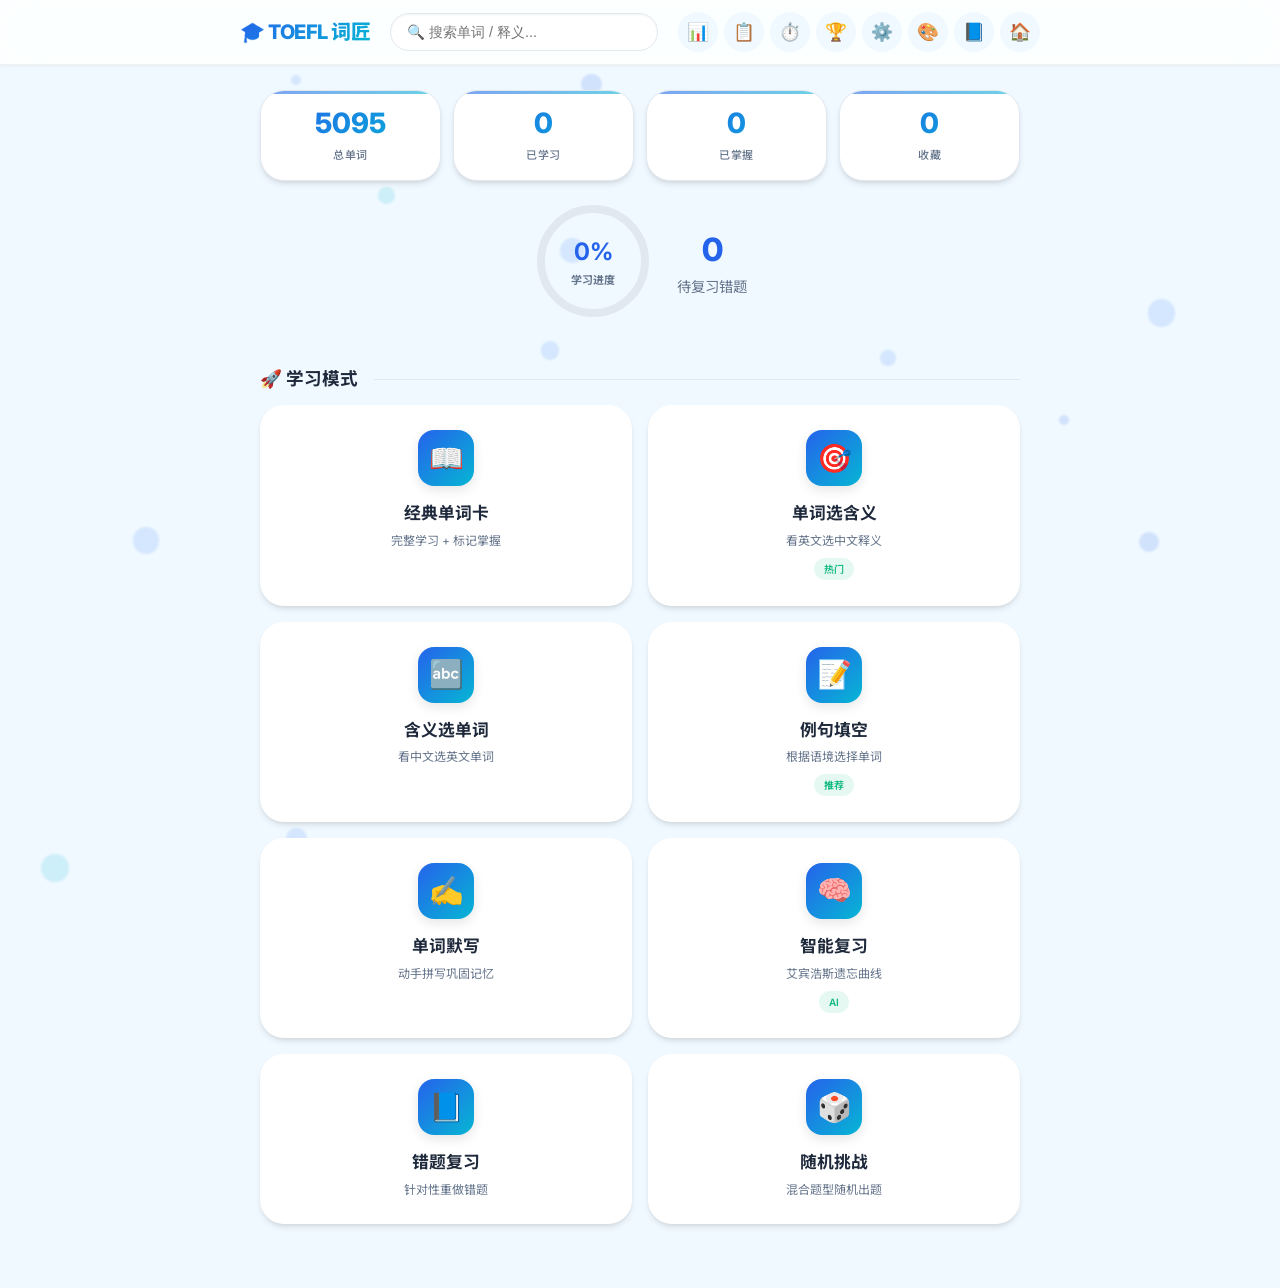
<file: index.html>
<!DOCTYPE html>
<html lang="zh-CN">
<head>
    <meta charset="UTF-8">
    <meta name="viewport" content="width=device-width, initial-scale=1.0, maximum-scale=1.0, user-scalable=no">
    <title>TOEFL 单词记忆大师 | 2026 增强版</title>
    <link href="https://fonts.googleapis.com/css2?family=Inter:wght@400;500;600;700;800&family=Noto+Sans+SC:wght@400;500;700&display=swap" rel="stylesheet">
    <link rel="stylesheet" href="style.css">
    <svg width="0" height="0" style="position:absolute;">
        <defs>
            <linearGradient id="progressGradient" x1="0%" y1="0%" x2="100%" y2="100%">
                <stop offset="0%" style="stop-color:var(--primary);stop-opacity:1" />
                <stop offset="100%" style="stop-color:var(--accent);stop-opacity:1" />
            </linearGradient>
        </defs>
    </svg>
</head>
<body>
    <div class="particles" id="particles"></div>
    <div class="toast" id="toast">提示</div>
    <div class="overlay" id="overlay" onclick="closePanels()"></div>

    <header class="header">
        <div class="header-content">
            <div class="logo">🎓 TOEFL 词匠</div>
            <div class="search-wrap">
                <input type="text" id="searchInput" placeholder="🔍 搜索单词 / 释义..." onkeyup="doSearch()">
            </div>
            <div class="header-actions">
                <button class="icon-btn" id="statBtn" title="学习统计"><span>📊</span></button>
                <button class="icon-btn" id="listBtn" title="单词列表"><span>📋</span></button>
                <button class="icon-btn" id="timerBtn" title="番茄钟"><span>⏱️</span></button>
                <button class="icon-btn" id="badgeBtn" title="成就徽章"><span>🏆</span></button>
                <button class="icon-btn" id="settingBtn" title="设置"><span>⚙️</span></button>
                <button class="icon-btn" id="themeToggleBtn" title="切换主题"><span>🎨</span></button>
                <button class="icon-btn" id="mistakeBtn" title="错题本">
                    <span>📘</span>
                    <span class="badge" id="mistakeBadge" style="display:none">0</span>
                </button>
                <button class="icon-btn" id="homeBtn" title="首页"><span>🏠</span></button>
            </div>
        </div>
    </header>

    <main class="main" id="main"></main>

    <!-- Theme Panel -->
    <div class="side-panel" id="themePanel">
        <div class="panel-header">
            <h3>🎨 主题风格</h3>
            <button class="panel-close" onclick="closePanels()">✕</button>
        </div>
        <div id="themeList"></div>
        <div class="setting-card" style="margin-top:16px;">
            <p>🌙 深色模式</p>
            <div class="action-group">
                <button class="btn btn-sm btn-secondary" onclick="setDarkMode('auto')">跟随系统</button>
                <button class="btn btn-sm btn-secondary" onclick="setDarkMode('light')">浅色</button>
                <button class="btn btn-sm btn-secondary" onclick="setDarkMode('dark')">深色</button>
            </div>
        </div>
    </div>

    <!-- Mistake Panel -->
    <div class="side-panel" id="mistakePanel">
        <div class="panel-header">
            <h3>📘 错题本</h3>
            <button class="panel-close" onclick="closePanels()">✕</button>
        </div>
        <div id="mistakeListContainer"></div>
        <button class="btn btn-primary" id="reviewMistakesBtn" style="width:100%; margin-top:16px;">📖 开始错题复习</button>
        <button class="btn btn-ghost btn-sm" onclick="clearAllMistake()" style="width:100%; margin-top:8px;">🗑️ 清空错题</button>
    </div>

    <!-- Setting Panel -->
    <div class="side-panel" id="settingPanel">
        <div class="panel-header">
            <h3>⚙️ 系统设置</h3>
            <button class="panel-close" onclick="closePanels()">✕</button>
        </div>
        <div class="setting-card">
            <p>📝 字体大小</p>
            <div class="action-group">
                <button class="btn btn-sm btn-secondary" onclick="setFontSize(14, true)">小</button>
                <button class="btn btn-sm btn-secondary" onclick="setFontSize(16, true)">中</button>
                <button class="btn btn-sm btn-secondary" onclick="setFontSize(18, true)">大</button>
            </div>
        </div>
        <div class="setting-card">
            <p>🔊 朗读语速</p>
            <div class="action-group">
                <button class="btn btn-sm btn-secondary" onclick="setSpeechRate(0.7)">慢速</button>
                <button class="btn btn-sm btn-secondary" onclick="setSpeechRate(0.9)">正常</button>
                <button class="btn btn-sm btn-secondary" onclick="setSpeechRate(1.1)">快速</button>
            </div>
        </div>
        <div class="setting-card">
            <p>💾 数据管理</p>
            <div class="action-group" style="flex-direction:column;">
                <button class="btn btn-sm btn-secondary" onclick="exportData()" style="width:100%;">📤 导出学习数据</button>
                <button class="btn btn-sm btn-secondary" onclick="showImportPanel()" style="width:100%; margin-top:8px;">📥 导入学习数据</button>
            </div>
        </div>
        <div class="setting-card">
            <p>⌨️ 快捷键</p>
            <div class="shortcuts-list">
                <div class="shortcut-row">
                    <span class="shortcut-desc">播放发音</span>
                    <span class="shortcut-key"><kbd>Space</kbd></span>
                </div>
                <div class="shortcut-row">
                    <span class="shortcut-desc">上一个单词</span>
                    <span class="shortcut-key"><kbd>←</kbd></span>
                </div>
                <div class="shortcut-row">
                    <span class="shortcut-desc">下一个单词</span>
                    <span class="shortcut-key"><kbd>→</kbd></span>
                </div>
                <div class="shortcut-row">
                    <span class="shortcut-desc">标记掌握</span>
                    <span class="shortcut-key"><kbd>M</kbd></span>
                </div>
                <div class="shortcut-row">
                    <span class="shortcut-desc">标记难词</span>
                    <span class="shortcut-key"><kbd>D</kbd></span>
                </div>
                <div class="shortcut-row">
                    <span class="shortcut-desc">收藏/取消</span>
                    <span class="shortcut-key"><kbd>F</kbd></span>
                </div>
                <div class="shortcut-row">
                    <span class="shortcut-desc">测验选项</span>
                    <span class="shortcut-key"><kbd>1</kbd><kbd>2</kbd><kbd>3</kbd><kbd>4</kbd></span>
                </div>
                <div class="shortcut-row">
                    <span class="shortcut-desc">下一题</span>
                    <span class="shortcut-key"><kbd>Enter</kbd></span>
                </div>
                <div class="shortcut-row">
                    <span class="shortcut-desc">返回首页</span>
                    <span class="shortcut-key"><kbd>Esc</kbd></span>
                </div>
            </div>
        </div>
    </div>

    <!-- Statistics Panel -->
    <div class="side-panel" id="statPanel">
        <div class="panel-header">
            <h3>📊 学习统计</h3>
            <button class="panel-close" onclick="closePanels()">✕</button>
        </div>
        <div id="statContent" class="stat-board"></div>
        <div class="chart-container">
            <div class="chart-title">📈 近7天学习趋势</div>
            <div class="trend-chart" id="trendChart"></div>
        </div>
        <div class="chart-container">
            <div class="chart-title">🔥 学习热力图 (近30天)</div>
            <div class="heatmap-container" id="heatmapChart"></div>
            <div class="heatmap-legend">
                <span>少</span>
                <div class="heatmap-legend-box" style="background:rgba(37,99,235,0.1)"></div>
                <div class="heatmap-legend-box" style="background:rgba(37,99,235,0.3)"></div>
                <div class="heatmap-legend-box" style="background:rgba(37,99,235,0.5)"></div>
                <div class="heatmap-legend-box" style="background:rgba(37,99,235,0.7)"></div>
                <div class="heatmap-legend-box" style="background:rgba(37,99,235,0.9)"></div>
                <span>多</span>
            </div>
        </div>
        <div class="chart-container">
            <div class="chart-title">⚠️ 薄弱点分析</div>
            <div id="weakPointAnalysis"></div>
        </div>
    </div>

    <!-- Badge/Achievement Panel -->
    <div class="side-panel" id="badgePanel">
        <div class="panel-header">
            <h3>🏆 成就徽章</h3>
            <button class="panel-close" onclick="closePanels()">✕</button>
        </div>
        <div id="badgeContent" class="badge-grid"></div>
    </div>

    <!-- Timer/Pomodoro Panel -->
    <div class="side-panel" id="timerPanel">
        <div class="panel-header">
            <h3>⏱️ 番茄钟</h3>
            <button class="panel-close" onclick="closePanels()">✕</button>
        </div>
        <div class="timer-display">
            <div class="timer-circle" id="timerDisplay">25:00</div>
            <div class="timer-label" id="timerLabel">专注学习</div>
            <div class="action-group" style="justify-content:center;">
                <button class="btn btn-primary" id="timerStartBtn" onclick="toggleTimer()">▶ 开始</button>
                <button class="btn btn-secondary" onclick="resetTimer()">🔄 重置</button>
            </div>
        </div>
        <div class="setting-card">
            <p>⏰ 计时设置</p>
            <div class="action-group">
                <button class="btn btn-sm btn-secondary" onclick="setTimerDuration(15)">15分钟</button>
                <button class="btn btn-sm btn-secondary" onclick="setTimerDuration(25)">25分钟</button>
                <button class="btn btn-sm btn-secondary" onclick="setTimerDuration(45)">45分钟</button>
            </div>
        </div>
        <div class="stat-board" style="margin-top:16px;">
            <div class="stat-row">
                <span class="stat-row-label">📚 今日学习时长</span>
                <span class="stat-row-value" id="todayStudyTime">0分钟</span>
            </div>
            <div class="stat-row">
                <span class="stat-row-label">🍅 完成番茄数</span>
                <span class="stat-row-value" id="completedPomodoros">0</span>
            </div>
            <div class="stat-row">
                <span class="stat-row-label">⏳ 累计学习时长</span>
                <span class="stat-row-value" id="totalStudyTime">0分钟</span>
            </div>
        </div>
    </div>

    <!-- Import Data Panel -->
    <div class="side-panel" id="importPanel">
        <div class="panel-header">
            <h3>📥 导入数据</h3>
            <button class="panel-close" onclick="closePanels()">✕</button>
        </div>
        <div class="import-export-area">
            <p style="font-size:0.85rem; color:var(--text-muted); margin-bottom:8px;">粘贴之前导出的JSON数据：</p>
            <textarea id="importDataArea" placeholder="在此粘贴JSON数据..."></textarea>
            <div class="action-group" style="margin-top:12px;">
                <button class="btn btn-primary" onclick="importData()" style="flex:1;">✅ 确认导入</button>
                <button class="btn btn-ghost" onclick="closePanels()" style="flex:1;">取消</button>
            </div>
        </div>
    </div>

    <script src="app.js"></script>
</body>
</html>
</file>
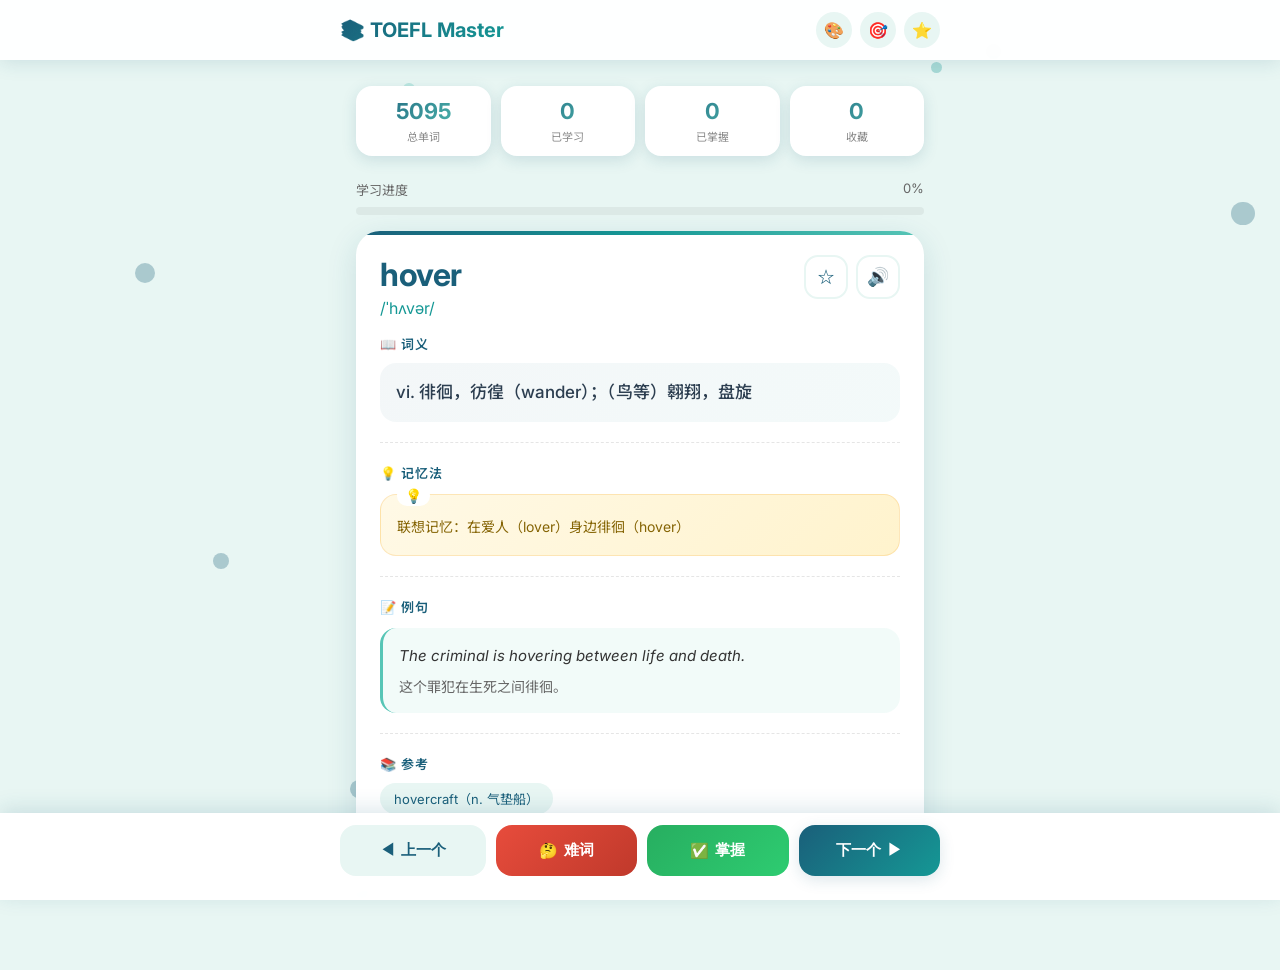
<file: toefl_vocabulary_practice.html>
<!DOCTYPE html>
<html lang="zh-CN">
<head>
    <meta charset="UTF-8">
    <meta name="viewport" content="width=device-width, initial-scale=1.0, maximum-scale=1.0, user-scalable=no">
    <title>TOEFL 单词记忆大师</title>
    <link href="https://fonts.googleapis.com/css2?family=Noto+Sans+SC:wght@300;400;500;700&family=Inter:wght@300;400;500;600;700&display=swap" rel="stylesheet">
    <style>
        :root {
            /* 主题1: 深海蓝 */
            --primary-1: #1a5f7a;
            --secondary-1: #159895;
            --accent-1: #57c5b6;
            --bg-1: #e8f6f3;
            --card-1: #ffffff;
            --text-1: #2c3e50;
            --shadow-1: rgba(26, 95, 122, 0.15);

            /* 主题2: 暮光紫 */
            --primary-2: #6c5ce7;
            --secondary-2: #a29bfe;
            --accent-2: #fd79a8;
            --bg-2: #f0f0f5;
            --card-2: #ffffff;
            --text-2: #2d3436;
            --shadow-2: rgba(108, 92, 231, 0.15);

            /* 主题3: 森林绿 */
            --primary-3: #27ae60;
            --secondary-3: #2ecc71;
            --accent-3: #f39c12;
            --bg-3: #e8f8f0;
            --card-3: #ffffff;
            --text-3: #1e272e;
            --shadow-3: rgba(39, 174, 96, 0.15);

            /* 主题4: 暖阳橙 */
            --primary-4: #e67e22;
            --secondary-4: #f39c12;
            --accent-4: #e74c3c;
            --bg-4: #fef5e7;
            --card-4: #ffffff;
            --text-4: #2c3e50;
            --shadow-4: rgba(230, 126, 34, 0.15);

            /* 主题5: 暗夜黑 */
            --primary-5: #2c3e50;
            --secondary-5: #34495e;
            --accent-5: #e74c3c;
            --bg-5: #1a1a2e;
            --card-5: #16213e;
            --text-5: #ecf0f1;
            --shadow-5: rgba(0, 0, 0, 0.3);

            /* 当前主题 */
            --primary: var(--primary-1);
            --secondary: var(--secondary-1);
            --accent: var(--accent-1);
            --bg: var(--bg-1);
            --card: var(--card-1);
            --text: var(--text-1);
            --shadow: var(--shadow-1);
        }

        * {
            margin: 0;
            padding: 0;
            box-sizing: border-box;
            -webkit-tap-highlight-color: transparent;
        }

        body {
            font-family: 'Inter', 'Noto Sans SC', sans-serif;
            background: var(--bg);
            color: var(--text);
            min-height: 100vh;
            transition: all 0.5s ease;
            overflow-x: hidden;
        }

        /* 粒子背景效果 */
        .particles {
            position: fixed;
            top: 0;
            left: 0;
            width: 100%;
            height: 100%;
            pointer-events: none;
            z-index: 0;
            overflow: hidden;
        }

        .particle {
            position: absolute;
            border-radius: 50%;
            opacity: 0.3;
            animation: float 15s infinite ease-in-out;
        }

        @keyframes float {
            0%, 100% { transform: translateY(0) translateX(0) rotate(0deg); }
            25% { transform: translateY(-30px) translateX(20px) rotate(90deg); }
            50% { transform: translateY(-15px) translateX(-20px) rotate(180deg); }
            75% { transform: translateY(-40px) translateX(15px) rotate(270deg); }
        }

        /* 顶部导航 */
        .header {
            position: fixed;
            top: 0;
            left: 0;
            right: 0;
            background: rgba(255, 255, 255, 0.95);
            backdrop-filter: blur(20px);
            -webkit-backdrop-filter: blur(20px);
            z-index: 1000;
            padding: 12px 16px;
            box-shadow: 0 2px 20px var(--shadow);
            transition: all 0.5s ease;
        }

        .header-content {
            max-width: 600px;
            margin: 0 auto;
            display: flex;
            justify-content: space-between;
            align-items: center;
        }

        .logo {
            font-size: 20px;
            font-weight: 700;
            background: linear-gradient(135deg, var(--primary), var(--secondary));
            -webkit-background-clip: text;
            -webkit-text-fill-color: transparent;
            background-clip: text;
        }

        .header-btns {
            display: flex;
            gap: 8px;
        }

        .icon-btn {
            width: 36px;
            height: 36px;
            border-radius: 50%;
            border: none;
            background: var(--bg);
            color: var(--primary);
            display: flex;
            align-items: center;
            justify-content: center;
            cursor: pointer;
            transition: all 0.3s ease;
            font-size: 16px;
        }

        .icon-btn:hover {
            background: var(--primary);
            color: white;
            transform: scale(1.1);
        }

        /* 主内容区 */
        .main {
            padding-top: 70px;
            padding-bottom: 100px;
            max-width: 600px;
            margin: 0 auto;
            position: relative;
            z-index: 1;
        }

        /* 统计卡片 */
        .stats-bar {
            display: grid;
            grid-template-columns: repeat(4, 1fr);
            gap: 10px;
            padding: 16px;
            margin-bottom: 8px;
        }

        .stat-item {
            background: var(--card);
            border-radius: 16px;
            padding: 12px 8px;
            text-align: center;
            box-shadow: 0 4px 15px var(--shadow);
            transition: all 0.3s ease;
        }

        .stat-item:hover {
            transform: translateY(-3px);
        }

        .stat-num {
            font-size: 22px;
            font-weight: 700;
            background: linear-gradient(135deg, var(--primary), var(--accent));
            -webkit-background-clip: text;
            -webkit-text-fill-color: transparent;
            background-clip: text;
        }

        .stat-label {
            font-size: 11px;
            color: #888;
            margin-top: 4px;
        }

        /* 进度条 */
        .progress-section {
            padding: 0 16px;
            margin-bottom: 16px;
        }

        .progress-info {
            display: flex;
            justify-content: space-between;
            margin-bottom: 8px;
            font-size: 13px;
            color: #666;
        }

        .progress-bar {
            height: 8px;
            background: rgba(0,0,0,0.05);
            border-radius: 4px;
            overflow: hidden;
        }

        .progress-fill {
            height: 100%;
            background: linear-gradient(90deg, var(--primary), var(--secondary));
            border-radius: 4px;
            transition: width 0.5s ease;
            position: relative;
            overflow: hidden;
        }

        .progress-fill::after {
            content: '';
            position: absolute;
            top: 0;
            left: 0;
            right: 0;
            bottom: 0;
            background: linear-gradient(90deg, transparent, rgba(255,255,255,0.4), transparent);
            animation: shimmer 2s infinite;
        }

        @keyframes shimmer {
            0% { transform: translateX(-100%); }
            100% { transform: translateX(100%); }
        }

        /* 单词卡片 */
        .word-card {
            background: var(--card);
            border-radius: 24px;
            margin: 16px;
            padding: 24px;
            box-shadow: 0 8px 30px var(--shadow);
            transition: all 0.5s ease;
            position: relative;
            overflow: hidden;
        }

        .word-card::before {
            content: '';
            position: absolute;
            top: 0;
            left: 0;
            right: 0;
            height: 4px;
            background: linear-gradient(90deg, var(--primary), var(--secondary), var(--accent));
        }

        .word-header {
            display: flex;
            justify-content: space-between;
            align-items: flex-start;
            margin-bottom: 16px;
        }

        .word-title {
            font-size: 32px;
            font-weight: 700;
            color: var(--primary);
            letter-spacing: -0.5px;
        }

        .word-phonetic {
            font-size: 16px;
            color: var(--secondary);
            margin-top: 4px;
            font-family: 'Inter', sans-serif;
        }

        .word-actions {
            display: flex;
            gap: 8px;
        }

        .action-btn {
            width: 44px;
            height: 44px;
            border-radius: 14px;
            border: 2px solid var(--bg);
            background: transparent;
            color: var(--primary);
            display: flex;
            align-items: center;
            justify-content: center;
            cursor: pointer;
            transition: all 0.3s ease;
            font-size: 18px;
        }

        .action-btn:hover, .action-btn.active {
            background: var(--primary);
            color: white;
            border-color: var(--primary);
            transform: scale(1.05);
        }

        .action-btn.favorite.active {
            background: #e74c3c;
            border-color: #e74c3c;
        }

        /* 标签 */
        .tag {
            display: inline-block;
            padding: 4px 12px;
            border-radius: 20px;
            font-size: 12px;
            font-weight: 500;
            margin-right: 6px;
            margin-bottom: 6px;
        }

        .tag-meaning {
            background: rgba(26, 95, 122, 0.1);
            color: var(--primary);
        }

        .tag-memory {
            background: rgba(87, 197, 182, 0.15);
            color: #159895;
        }

        .tag-phrase {
            background: rgba(230, 126, 34, 0.1);
            color: #e67e22;
        }

        /* 内容区域 */
        .section {
            margin-top: 20px;
            padding-top: 20px;
            border-top: 1px dashed rgba(0,0,0,0.1);
        }

        .section-title {
            font-size: 13px;
            font-weight: 600;
            color: var(--primary);
            text-transform: uppercase;
            letter-spacing: 1px;
            margin-bottom: 10px;
            display: flex;
            align-items: center;
            gap: 6px;
        }

        .section-content {
            font-size: 15px;
            line-height: 1.7;
            color: #444;
        }

        .meaning-box {
            background: linear-gradient(135deg, rgba(26,95,122,0.05), rgba(21,152,149,0.05));
            border-radius: 16px;
            padding: 16px;
            margin-top: 8px;
        }

        .meaning-text {
            font-size: 17px;
            font-weight: 500;
            color: var(--text);
            line-height: 1.6;
        }

        /* 例句区域 */
        .example-box {
            background: rgba(87, 197, 182, 0.08);
            border-radius: 16px;
            padding: 16px;
            margin-top: 12px;
            border-left: 3px solid var(--accent);
        }

        .example-en {
            font-size: 15px;
            color: #333;
            line-height: 1.6;
            font-style: italic;
        }

        .example-cn {
            font-size: 14px;
            color: #666;
            margin-top: 8px;
            line-height: 1.5;
        }

        /* 记忆方法特殊样式 */
        .memory-card {
            background: linear-gradient(135deg, #fff9e6, #fff3cd);
            border-radius: 16px;
            padding: 16px;
            margin-top: 12px;
            border: 1px solid rgba(243, 156, 18, 0.2);
            position: relative;
        }

        .memory-card::before {
            content: '💡';
            position: absolute;
            top: -10px;
            left: 16px;
            background: white;
            padding: 2px 8px;
            border-radius: 10px;
            font-size: 14px;
        }

        .memory-text {
            font-size: 14px;
            color: #856404;
            line-height: 1.7;
            margin-top: 4px;
        }

        /* 参考词 */
        .ref-box {
            display: flex;
            flex-wrap: wrap;
            gap: 8px;
            margin-top: 8px;
        }

        .ref-item {
            background: var(--bg);
            padding: 6px 14px;
            border-radius: 20px;
            font-size: 13px;
            color: var(--primary);
            cursor: pointer;
            transition: all 0.2s ease;
        }

        .ref-item:hover {
            background: var(--primary);
            color: white;
            transform: scale(1.05);
        }

        /* 底部操作栏 */
        .bottom-bar {
            position: fixed;
            bottom: 0;
            left: 0;
            right: 0;
            background: rgba(255, 255, 255, 0.98);
            backdrop-filter: blur(20px);
            -webkit-backdrop-filter: blur(20px);
            padding: 12px 16px 24px;
            box-shadow: 0 -4px 20px var(--shadow);
            z-index: 1000;
            transition: all 0.5s ease;
        }

        .bottom-content {
            max-width: 600px;
            margin: 0 auto;
            display: flex;
            gap: 10px;
        }

        .btn {
            flex: 1;
            padding: 14px 20px;
            border-radius: 16px;
            border: none;
            font-size: 15px;
            font-weight: 600;
            cursor: pointer;
            transition: all 0.3s ease;
            display: flex;
            align-items: center;
            justify-content: center;
            gap: 6px;
        }

        .btn-primary {
            background: linear-gradient(135deg, var(--primary), var(--secondary));
            color: white;
            box-shadow: 0 4px 15px var(--shadow);
        }

        .btn-primary:hover {
            transform: translateY(-2px);
            box-shadow: 0 6px 20px var(--shadow);
        }

        .btn-secondary {
            background: var(--bg);
            color: var(--primary);
            border: 2px solid var(--bg);
        }

        .btn-secondary:hover {
            border-color: var(--primary);
            background: rgba(26, 95, 122, 0.05);
        }

        .btn-danger {
            background: linear-gradient(135deg, #e74c3c, #c0392b);
            color: white;
        }

        .btn-success {
            background: linear-gradient(135deg, #27ae60, #2ecc71);
            color: white;
        }

        /* 主题选择器 */
        .theme-panel {
            position: fixed;
            top: 0;
            right: -100%;
            width: 100%;
            max-width: 320px;
            height: 100vh;
            background: var(--card);
            z-index: 2000;
            transition: right 0.4s ease;
            box-shadow: -5px 0 30px rgba(0,0,0,0.2);
            overflow-y: auto;
        }

        .theme-panel.open {
            right: 0;
        }

        .panel-header {
            padding: 20px;
            border-bottom: 1px solid rgba(0,0,0,0.1);
            display: flex;
            justify-content: space-between;
            align-items: center;
        }

        .panel-title {
            font-size: 18px;
            font-weight: 700;
        }

        .panel-close {
            width: 36px;
            height: 36px;
            border-radius: 50%;
            border: none;
            background: var(--bg);
            cursor: pointer;
            font-size: 18px;
        }

        .theme-list {
            padding: 20px;
        }

        .theme-item {
            display: flex;
            align-items: center;
            padding: 16px;
            border-radius: 16px;
            margin-bottom: 12px;
            cursor: pointer;
            transition: all 0.3s ease;
            border: 2px solid transparent;
        }

        .theme-item:hover {
            transform: translateX(-5px);
        }

        .theme-item.active {
            border-color: var(--primary);
            background: rgba(26, 95, 122, 0.05);
        }

        .theme-preview {
            width: 50px;
            height: 50px;
            border-radius: 12px;
            margin-right: 16px;
            display: flex;
            align-items: center;
            justify-content: center;
            font-size: 24px;
        }

        .theme-info h4 {
            font-size: 15px;
            margin-bottom: 4px;
        }

        .theme-info p {
            font-size: 12px;
            color: #888;
        }

        .overlay {
            position: fixed;
            top: 0;
            left: 0;
            right: 0;
            bottom: 0;
            background: rgba(0,0,0,0.5);
            z-index: 1500;
            opacity: 0;
            visibility: hidden;
            transition: all 0.3s ease;
        }

        .overlay.show {
            opacity: 1;
            visibility: visible;
        }

        /* 学习模式面板 */
        .mode-panel {
            position: fixed;
            bottom: -100%;
            left: 0;
            right: 0;
            background: var(--card);
            border-radius: 24px 24px 0 0;
            z-index: 2000;
            transition: bottom 0.4s ease;
            max-height: 70vh;
            overflow-y: auto;
        }

        .mode-panel.open {
            bottom: 0;
        }

        .mode-header {
            padding: 20px;
            text-align: center;
            border-bottom: 1px solid rgba(0,0,0,0.1);
        }

        .mode-grid {
            display: grid;
            grid-template-columns: repeat(2, 1fr);
            gap: 12px;
            padding: 20px;
        }

        .mode-item {
            padding: 20px;
            border-radius: 16px;
            background: var(--bg);
            text-align: center;
            cursor: pointer;
            transition: all 0.3s ease;
            border: 2px solid transparent;
        }

        .mode-item:hover {
            border-color: var(--primary);
            transform: translateY(-3px);
        }

        .mode-icon {
            font-size: 32px;
            margin-bottom: 8px;
        }

        .mode-name {
            font-size: 14px;
            font-weight: 600;
        }

        /* 拼写测试 */
        .spell-input {
            width: 100%;
            padding: 16px;
            border: 2px solid var(--bg);
            border-radius: 16px;
            font-size: 18px;
            text-align: center;
            letter-spacing: 2px;
            margin-top: 16px;
            background: var(--card);
            color: var(--text);
            transition: all 0.3s ease;
        }

        .spell-input:focus {
            outline: none;
            border-color: var(--primary);
            box-shadow: 0 0 0 4px var(--shadow);
        }

        .spell-input.correct {
            border-color: #27ae60;
            background: rgba(39, 174, 96, 0.1);
        }

        .spell-input.wrong {
            border-color: #e74c3c;
            background: rgba(231, 76, 60, 0.1);
        }

        /* 遮罩内容（用于记忆测试） */
        .mask-content {
            filter: blur(8px);
            user-select: none;
            transition: all 0.5s ease;
            cursor: pointer;
        }

        .mask-content.reveal {
            filter: blur(0);
        }

        .mask-hint {
            text-align: center;
            color: var(--primary);
            font-size: 13px;
            margin-top: 8px;
        }

        /* 收藏列表 */
        .fav-list {
            padding: 16px;
        }

        .fav-item {
            background: var(--card);
            border-radius: 16px;
            padding: 16px;
            margin-bottom: 12px;
            display: flex;
            justify-content: space-between;
            align-items: center;
            box-shadow: 0 2px 10px var(--shadow);
            cursor: pointer;
            transition: all 0.3s ease;
        }

        .fav-item:hover {
            transform: translateX(5px);
        }

        .fav-word {
            font-size: 18px;
            font-weight: 600;
            color: var(--primary);
        }

        .fav-meaning {
            font-size: 13px;
            color: #888;
            margin-top: 4px;
        }

        /* 历史记录 */
        .history-section {
            padding: 16px;
        }

        .history-date {
            font-size: 12px;
            color: #888;
            margin: 16px 0 8px;
            text-transform: uppercase;
            letter-spacing: 1px;
        }

        .history-item {
            display: flex;
            align-items: center;
            padding: 12px;
            background: var(--card);
            border-radius: 12px;
            margin-bottom: 8px;
            box-shadow: 0 2px 8px var(--shadow);
        }

        .history-status {
            width: 8px;
            height: 8px;
            border-radius: 50%;
            margin-right: 12px;
        }

        .history-status.mastered { background: #27ae60; }
        .history-status.learning { background: #f39c12; }
        .history-status.new { background: var(--primary); }

        /* 成就徽章 */
        .badge-grid {
            display: grid;
            grid-template-columns: repeat(3, 1fr);
            gap: 12px;
            padding: 16px;
        }

        .badge-item {
            background: var(--card);
            border-radius: 16px;
            padding: 16px 8px;
            text-align: center;
            box-shadow: 0 2px 10px var(--shadow);
            transition: all 0.3s ease;
        }

        .badge-item.locked {
            opacity: 0.4;
            filter: grayscale(1);
        }

        .badge-item:not(.locked):hover {
            transform: scale(1.05);
        }

        .badge-icon {
            font-size: 36px;
            margin-bottom: 8px;
        }

        .badge-name {
            font-size: 12px;
            font-weight: 600;
        }

        /* 动画 */
        @keyframes slideIn {
            from { opacity: 0; transform: translateY(20px); }
            to { opacity: 1; transform: translateY(0); }
        }

        @keyframes pulse {
            0%, 100% { transform: scale(1); }
            50% { transform: scale(1.05); }
        }

        @keyframes shake {
            0%, 100% { transform: translateX(0); }
            25% { transform: translateX(-10px); }
            75% { transform: translateX(10px); }
        }

        .animate-in {
            animation: slideIn 0.5s ease;
        }

        .animate-shake {
            animation: shake 0.4s ease;
        }

        .animate-pulse {
            animation: pulse 2s infinite;
        }

        /* 提示 toast */
        .toast {
            position: fixed;
            top: 80px;
            left: 50%;
            transform: translateX(-50%) translateY(-100px);
            background: var(--primary);
            color: white;
            padding: 12px 24px;
            border-radius: 12px;
            font-size: 14px;
            font-weight: 500;
            z-index: 3000;
            opacity: 0;
            transition: all 0.4s ease;
            box-shadow: 0 4px 20px var(--shadow);
        }

        .toast.show {
            transform: translateX(-50%) translateY(0);
            opacity: 1;
        }

        /* 响应式 */
        @media (max-width: 480px) {
            .word-title { font-size: 26px; }
            .stats-bar { grid-template-columns: repeat(2, 1fr); }
            .mode-grid { grid-template-columns: 1fr; }
            .badge-grid { grid-template-columns: repeat(2, 1fr); }
        }

        /* 滚动条美化 */
        ::-webkit-scrollbar {
            width: 6px;
        }

        ::-webkit-scrollbar-track {
            background: transparent;
        }

        ::-webkit-scrollbar-thumb {
            background: var(--primary);
            border-radius: 3px;
        }

        /* 暗色主题适配 */
        [data-theme="5"] .header,
        [data-theme="5"] .bottom-bar {
            background: rgba(22, 33, 62, 0.98);
        }

        [data-theme="5"] .word-card,
        [data-theme="5"] .stat-item,
        [data-theme="5"] .fav-item,
        [data-theme="5"] .history-item,
        [data-theme="5"] .badge-item {
            background: #1e3a5f;
        }

        [data-theme="5"] .section-content,
        [data-theme="5"] .example-en {
            color: #bdc3c7;
        }

        [data-theme="5"] .example-cn {
            color: #95a5a6;
        }

        [data-theme="5"] .memory-card {
            background: linear-gradient(135deg, #2c3e50, #34495e);
            border-color: rgba(255,255,255,0.1);
        }

        [data-theme="5"] .memory-text {
            color: #ecf0f1;
        }

        /* 专注模式 */
        .focus-mode .word-card .section:not(.meaning-section) {
            display: none;
        }

        .focus-mode .word-card::after {
            content: '点击显示详情';
            display: block;
            text-align: center;
            padding: 20px;
            color: var(--primary);
            font-size: 14px;
            cursor: pointer;
        }

        .focus-mode.reveal .word-card .section {
            display: block;
        }

        .focus-mode.reveal .word-card::after {
            display: none;
        }
    </style>
</head>
<body>
    <!-- 粒子背景 -->
    <div class="particles" id="particles"></div>

    <!-- Toast -->
    <div class="toast" id="toast"></div>

    <!-- 遮罩 -->
    <div class="overlay" id="overlay" onclick="closePanels()"></div>

    <!-- 头部 -->
    <header class="header">
        <div class="header-content">
            <div class="logo">📚 TOEFL Master</div>
            <div class="header-btns">
                <button class="icon-btn" onclick="toggleThemePanel()" title="切换主题">🎨</button>
                <button class="icon-btn" onclick="toggleModePanel()" title="学习模式">🎯</button>
                <button class="icon-btn" onclick="showFavorites()" title="收藏夹">⭐</button>
            </div>
        </div>
    </header>

    <!-- 主内容 -->
    <main class="main" id="main">
        <!-- 统计栏 -->
        <div class="stats-bar">
            <div class="stat-item">
                <div class="stat-num" id="stat-total">0</div>
                <div class="stat-label">总单词</div>
            </div>
            <div class="stat-item">
                <div class="stat-num" id="stat-learned">0</div>
                <div class="stat-label">已学习</div>
            </div>
            <div class="stat-item">
                <div class="stat-num" id="stat-mastered">0</div>
                <div class="stat-label">已掌握</div>
            </div>
            <div class="stat-item">
                <div class="stat-num" id="stat-favorites">0</div>
                <div class="stat-label">收藏</div>
            </div>
        </div>

        <!-- 进度条 -->
        <div class="progress-section">
            <div class="progress-info">
                <span>学习进度</span>
                <span id="progress-text">0%</span>
            </div>
            <div class="progress-bar">
                <div class="progress-fill" id="progress-fill" style="width: 0%"></div>
            </div>
        </div>

        <!-- 单词卡片容器 -->
        <div id="word-container"></div>
    </main>

    <!-- 底部操作栏 -->
    <div class="bottom-bar">
        <div class="bottom-content">
            <button class="btn btn-secondary" onclick="prevWord()">
                <span>◀</span> 上一个
            </button>
            <button class="btn btn-danger" onclick="markDifficult()">
                <span>🤔</span> 难词
            </button>
            <button class="btn btn-success" onclick="markMastered()">
                <span>✅</span> 掌握
            </button>
            <button class="btn btn-primary" onclick="nextWord()">
                下一个 <span>▶</span>
            </button>
        </div>
    </div>

    <!-- 主题面板 -->
    <div class="theme-panel" id="themePanel">
        <div class="panel-header">
            <div class="panel-title">🎨 选择主题</div>
            <button class="panel-close" onclick="closePanels()">✕</button>
        </div>
        <div class="theme-list">
            <div class="theme-item active" onclick="setTheme(1)" data-theme="1">
                <div class="theme-preview" style="background: linear-gradient(135deg, #1a5f7a, #159895);">🌊</div>
                <div class="theme-info">
                    <h4>深海蓝</h4>
                    <p>宁静深邃，专注学习</p>
                </div>
            </div>
            <div class="theme-item" onclick="setTheme(2)" data-theme="2">
                <div class="theme-preview" style="background: linear-gradient(135deg, #6c5ce7, #a29bfe);">🔮</div>
                <div class="theme-info">
                    <h4>暮光紫</h4>
                    <p>神秘优雅，激发灵感</p>
                </div>
            </div>
            <div class="theme-item" onclick="setTheme(3)" data-theme="3">
                <div class="theme-preview" style="background: linear-gradient(135deg, #27ae60, #2ecc71);">🌲</div>
                <div class="theme-info">
                    <h4>森林绿</h4>
                    <p>自然清新，舒缓眼睛</p>
                </div>
            </div>
            <div class="theme-item" onclick="setTheme(4)" data-theme="4">
                <div class="theme-preview" style="background: linear-gradient(135deg, #e67e22, #f39c12);">☀️</div>
                <div class="theme-info">
                    <h4>暖阳橙</h4>
                    <p>活力温暖，积极向上</p>
                </div>
            </div>
            <div class="theme-item" onclick="setTheme(5)" data-theme="5">
                <div class="theme-preview" style="background: linear-gradient(135deg, #2c3e50, #34495e);">🌙</div>
                <div class="theme-info">
                    <h4>暗夜黑</h4>
                    <p>低调护眼，夜间模式</p>
                </div>
            </div>
        </div>
    </div>

    <!-- 学习模式面板 -->
    <div class="mode-panel" id="modePanel">
        <div class="mode-header">
            <h3>🎯 学习模式</h3>
            <p style="font-size: 13px; color: #888; margin-top: 4px;">选择适合你的记忆方式</p>
        </div>
        <div class="mode-grid">
            <div class="mode-item" onclick="setMode('normal')">
                <div class="mode-icon">📖</div>
                <div class="mode-name">普通模式</div>
                <p style="font-size: 11px; color: #888; margin-top: 4px;">完整展示所有内容</p>
            </div>
            <div class="mode-item" onclick="setMode('focus')">
                <div class="mode-icon">🎯</div>
                <div class="mode-name">专注模式</div>
                <p style="font-size: 11px; color: #888; margin-top: 4px;">先显示单词，点击展开</p>
            </div>
            <div class="mode-item" onclick="setMode('spell')">
                <div class="mode-icon">✍️</div>
                <div class="mode-name">拼写模式</div>
                <p style="font-size: 11px; color: #888; margin-top: 4px;">听发音拼写单词</p>
            </div>
            <div class="mode-item" onclick="setMode('mask')">
                <div class="mode-icon">🎭</div>
                <div class="mode-name">遮罩模式</div>
                <p style="font-size: 11px; color: #888; margin-top: 4px;">模糊中文，回忆释义</p>
            </div>
            <div class="mode-item" onclick="setMode('review')">
                <div class="mode-icon">🔄</div>
                <div class="mode-name">复习模式</div>
                <p style="font-size: 11px; color: #888; margin-top: 4px;">只显示难词和收藏</p>
            </div>
            <div class="mode-item" onclick="setMode('shuffle')">
                <div class="mode-icon">🎲</div>
                <div class="mode-name">随机模式</div>
                <p style="font-size: 11px; color: #888; margin-top: 4px;">打乱顺序随机出现</p>
            </div>
        </div>
        <div style="padding: 0 20px 20px;">
            <button class="btn btn-primary" style="width: 100%;" onclick="closePanels()">开始练习</button>
        </div>
    </div>

    <!-- 收藏列表面板 -->
    <div class="theme-panel" id="favPanel" style="right: -100%;">
        <div class="panel-header">
            <div class="panel-title">⭐ 我的收藏</div>
            <button class="panel-close" onclick="closePanels()">✕</button>
        </div>
        <div class="fav-list" id="favList"></div>
    </div>

    <!-- 历史面板 -->
    <div class="theme-panel" id="historyPanel" style="right: -100%;">
        <div class="panel-header">
            <div class="panel-title">📊 学习历史</div>
            <button class="panel-close" onclick="closePanels()">✕</button>
        </div>
        <div class="history-section" id="historySection"></div>
    </div>

    <script>
        // ==================== 数据存储 ====================
        const Storage = {
            get(key) {
                try {
                    return JSON.parse(localStorage.getItem('toefl_' + key)) || {};
                } catch {
                    return {};
                }
            },
            set(key, value) {
                localStorage.setItem('toefl_' + key, JSON.stringify(value));
            },
            getArray(key) {
                try {
                    return JSON.parse(localStorage.getItem('toefl_' + key)) || [];
                } catch {
                    return [];
                }
            },
            setArray(key, value) {
                localStorage.setItem('toefl_' + key, JSON.stringify(value));
            }
        };

        // ==================== 全局状态 ====================
        let words = [];
        let currentIndex = 0;
        let currentMode = 'normal';
        let favorites = Storage.getArray('favorites');
        let learned = Storage.get('learned');
        let mastered = Storage.get('mastered');
        let difficult = Storage.getArray('difficult');
        let history = Storage.getArray('history');
        let theme = Storage.get('theme') || 1;
        let audioCtx = null;
        let currentAudio = null;

        // ==================== 初始化 ====================
        async function init() {
            // 加载保存的主题
            setTheme(theme, false);

            // 创建粒子背景
            createParticles();

            // 加载单词数据 - 支持多种路径和错误处理
            const jsonPaths = [
                'toefl_vocabulary.json',
                './toefl_vocabulary.json',
                '../toefl_vocabulary.json',
                'data/toefl_vocabulary.json',
                '/toefl_vocabulary.json'
            ];

            let loadSuccess = false;
            let lastError = null;

            for (const path of jsonPaths) {
                try {
                    const response = await fetch(path, { 
                        method: 'GET',
                        cache: 'no-cache'
                    });
                    if (response.ok) {
                        words = await response.json();
                        loadSuccess = true;
                        console.log('✅ JSON加载成功:', path);
                        break;
                    }
                } catch (e) {
                    lastError = e;
                    console.log('⚠️ 路径失败:', path, e.message);
                    continue;
                }
            }

            if (!loadSuccess) {
                console.error('❌ 所有JSON路径均失败:', lastError);
                showToast('❌ 无法加载单词数据，请确保 toefl_vocabulary.json 文件存在');
                // 显示手动加载提示
                showManualLoadPrompt();
                return;
            }

                // 恢复上次位置
                const savedIndex = Storage.get('currentIndex');
                if (savedIndex && savedIndex < words.length) {
                    currentIndex = savedIndex;
                }

                // 随机模式打乱
                if (currentMode === 'shuffle') {
                    shuffleWords();
                }

                updateStats();
                renderWord();
                showToast('📚 已加载 ' + words.length + ' 个单词');
                    // ==================== 初始化 ====================
                    async function init() {
                        // 加载保存的主题
                        setTheme(theme, false);
            
                        // 创建粒子背景
                        createParticles();
            
                        // 加载单词数据 - 支持多种路径和错误处理
                        const jsonPaths = [
                            'toefl_vocabulary.json',
                            './toefl_vocabulary.json',
                            '../toefl_vocabulary.json',
                            'data/toefl_vocabulary.json',
                            '/toefl_vocabulary.json'
                        ];
            
                        let loadSuccess = false;
                        let lastError = null;
            
                        for (const path of jsonPaths) {
                            try {
                                const response = await fetch(path, { 
                                    method: 'GET',
                                    cache: 'no-cache'
                                });
                                if (response.ok) {
                                    words = await response.json();
                                    loadSuccess = true;
                                    console.log('✅ JSON加载成功:', path);
                                    break;
                                }
                            } catch (e) {
                                lastError = e;
                                console.log('⚠️ 路径失败:', path, e.message);
                                continue;
                            }
                        }
            
                        if (!loadSuccess) {
                            console.error('❌ 所有JSON路径均失败:', lastError);
                            showToast('❌ 无法加载单词数据，请确保 toefl_vocabulary.json 文件存在');
                            // 显示手动加载提示
                            showManualLoadPrompt();
                            return;
                        }
            
                        // 修复点：移除孤立的 catch 块，直接执行后续逻辑
                        // 恢复上次位置
                        const savedIndex = Storage.get('currentIndex');
                        if (savedIndex && savedIndex < words.length) {
                            currentIndex = savedIndex;
                        }
            
                        // 随机模式打乱
                        if (currentMode === 'shuffle') {
                            shuffleWords();
                        }
            
                        updateStats();
                        renderWord();
                        showToast('📚 已加载 ' + words.length + ' 个单词');
                    }
                showToast('❌ 加载单词失败，请检查文件');
                console.error(e);
            }
                // ==================== 初始化 ====================
                async function init() {
                    // 加载保存的主题
                    setTheme(theme, false);
        
                    // 创建粒子背景
                    createParticles();
        
                    // 加载单词数据 - 支持多种路径和错误处理
                    const jsonPaths = [
                        'toefl_vocabulary.json',
                        './toefl_vocabulary.json',
                        '../toefl_vocabulary.json',
                        'data/toefl_vocabulary.json',
                        '/toefl_vocabulary.json'
                    ];
        
                    let loadSuccess = false;
                    let lastError = null;
        
                    for (const path of jsonPaths) {
                        try {
                            const response = await fetch(path, { 
                                method: 'GET',
                                cache: 'no-cache'
                            });
                            if (response.ok) {
                                words = await response.json();
                                loadSuccess = true;
                                console.log('✅ JSON加载成功:', path);
                                break;
                            }
                        } catch (e) {
                            lastError = e;
                            console.log('⚠️ 路径失败:', path, e.message);
                            continue;
                        }
                    }
        
                    if (!loadSuccess) {
                        console.error('❌ 所有JSON路径均失败:', lastError);
                        showToast('❌ 无法加载单词数据，请确保 toefl_vocabulary.json 文件存在');
                        // 显示手动加载提示
                        showManualLoadPrompt();
                        return;
                    }
        
                    // 恢复上次位置
                    const savedIndex = Storage.get('currentIndex');
                    if (savedIndex && savedIndex < words.length) {
                        currentIndex = savedIndex;
                    }
        
                    // 随机模式打乱
                    if (currentMode === 'shuffle') {
                        shuffleWords();
                    }
        
                    updateStats();
                    renderWord();
                    showToast('📚 已加载 ' + words.length + ' 个单词');
                }

        // ==================== 粒子背景 ====================
        function createParticles() {
            const container = document.getElementById('particles');
            const colors = ['var(--primary)', 'var(--secondary)', 'var(--accent)'];

            for (let i = 0; i < 15; i++) {
                const particle = document.createElement('div');
                particle.className = 'particle';
                particle.style.left = Math.random() * 100 + '%';
                particle.style.top = Math.random() * 100 + '%';
                particle.style.width = (Math.random() * 20 + 5) + 'px';
                particle.style.height = particle.style.width;
                particle.style.background = colors[Math.floor(Math.random() * colors.length)];
                particle.style.animationDelay = (Math.random() * 15) + 's';
                particle.style.animationDuration = (Math.random() * 10 + 10) + 's';
                container.appendChild(particle);
            }
        }

        // ==================== 主题切换 ====================
        function setTheme(id, save = true) {
            theme = id;
            document.body.setAttribute('data-theme', id);

            const root = document.documentElement;
            root.style.setProperty('--primary', `var(--primary-${id})`);
            root.style.setProperty('--secondary', `var(--secondary-${id})`);
            root.style.setProperty('--accent', `var(--accent-${id})`);
            root.style.setProperty('--bg', `var(--bg-${id})`);
            root.style.setProperty('--card', `var(--card-${id})`);
            root.style.setProperty('--text', `var(--text-${id})`);
            root.style.setProperty('--shadow', `var(--shadow-${id})`);

            if (save) {
                Storage.set('theme', id);
                showToast('🎨 主题已切换');
            }

            // 更新面板选中状态
            document.querySelectorAll('.theme-item').forEach(item => {
                item.classList.toggle('active', item.dataset.theme == id);
            });
        }

        function toggleThemePanel() {
            const panel = document.getElementById('themePanel');
            panel.classList.toggle('open');
            document.getElementById('overlay').classList.toggle('show');
        }

        // ==================== 学习模式 ====================
        function setMode(mode) {
            currentMode = mode;
            Storage.set('mode', mode);

            if (mode === 'shuffle') {
                shuffleWords();
                currentIndex = 0;
            } else if (mode === 'review') {
                // 只保留难词和收藏
                const reviewWords = words.filter((w, i) => 
                    difficult.includes(i) || favorites.includes(i)
                );
                if (reviewWords.length === 0) {
                    showToast('📭 没有需要复习的单词');
                    return;
                }
                words = reviewWords;
                currentIndex = 0;
            }

            closePanels();
            renderWord();
            showToast('🎯 已切换到' + getModeName(mode));
        }

        function getModeName(mode) {
            const names = {
                normal: '普通模式',
                focus: '专注模式',
                spell: '拼写模式',
                mask: '遮罩模式',
                review: '复习模式',
                shuffle: '随机模式'
            };
            return names[mode] || mode;
        }

        function toggleModePanel() {
            const panel = document.getElementById('modePanel');
            panel.classList.toggle('open');
            document.getElementById('overlay').classList.toggle('show');
        }

        function shuffleWords() {
            for (let i = words.length - 1; i > 0; i--) {
                const j = Math.floor(Math.random() * (i + 1));
                [words[i], words[j]] = [words[j], words[i]];
            }
        }

        // ==================== 单词渲染 ====================
        function renderWord() {
            if (words.length === 0) return;

            const word = words[currentIndex];
            const container = document.getElementById('word-container');
            const isFav = favorites.includes(currentIndex);
            const isDifficult = difficult.includes(currentIndex);

            let html = `
                <div class="word-card animate-in" id="wordCard">
                    <div class="word-header">
                        <div>
                            <div class="word-title">${word['单词']}</div>
                            <div class="word-phonetic">/${word['读音']}/</div>
                        </div>
                        <div class="word-actions">
                            <button class="action-btn ${isFav ? 'active favorite' : ''}" onclick="toggleFavorite()" title="收藏">
                                ${isFav ? '⭐' : '☆'}
                            </button>
                            <button class="action-btn" onclick="playPronunciation()" title="发音">
                                🔊
                            </button>
                        </div>
                    </div>
            `;

            // 词义
            if (currentMode === 'mask') {
                html += `
                    <div class="meaning-section">
                        <div class="section-title">📖 词义</div>
                        <div class="meaning-box mask-content" onclick="this.classList.toggle('reveal')">
                            <div class="meaning-text">${word['单词中文意思']}</div>
                        </div>
                        <div class="mask-hint">👆 点击显示词义</div>
                    </div>
                `;
            } else {
                html += `
                    <div class="meaning-section">
                        <div class="section-title">📖 词义</div>
                        <div class="meaning-box">
                            <div class="meaning-text">${word['单词中文意思']}</div>
                        </div>
                    </div>
                `;
            }

            // 记忆方法
            if (word['记忆方法'] && word['记忆方法'].trim()) {
                html += `
                    <div class="section">
                        <div class="section-title">💡 记忆法</div>
                        <div class="memory-card">
                            <div class="memory-text">${word['记忆方法']}</div>
                        </div>
                    </div>
                `;
            }

            // 搭配短语
            if (word['搭配短语'] && word['搭配短语'].trim()) {
                html += `
                    <div class="section">
                        <div class="section-title">🔗 搭配</div>
                        <div class="section-content">
                            <span class="tag tag-phrase">${word['搭配短语']}</span>
                        </div>
                    </div>
                `;
            }

            // 例句
            if (word['例句'] && word['例句'].trim()) {
                html += `
                    <div class="section">
                        <div class="section-title">📝 例句</div>
                        <div class="example-box">
                            <div class="example-en">${word['例句']}</div>
                            ${word['例句中文含义'] ? `<div class="example-cn">${word['例句中文含义']}</div>` : ''}
                        </div>
                    </div>
                `;
            }

            // 参考词
            if (word['参考词'] && word['参考词'].trim()) {
                const refs = word['参考词'].split(/[；;]/).filter(r => r.trim());
                html += `
                    <div class="section">
                        <div class="section-title">📚 参考</div>
                        <div class="ref-box">
                            ${refs.map(r => `<span class="ref-item" onclick="searchWord('${r.trim().split('（')[0]}')">${r.trim()}</span>`).join('')}
                        </div>
                    </div>
                `;
            }

            // 拼写输入（拼写模式）
            if (currentMode === 'spell') {
                html += `
                    <div class="section">
                        <div class="section-title">✍️ 拼写练习</div>
                        <input type="text" class="spell-input" id="spellInput" 
                            placeholder="听发音后输入单词" 
                            onkeyup="checkSpell(event)"
                            autocomplete="off" autocorrect="off" autocapitalize="off" spellcheck="false">
                        <button class="btn btn-primary" style="width: 100%; margin-top: 10px;" onclick="checkSpellManual()">
                            检查拼写
                        </button>
                    </div>
                `;
            }

            // 状态标签
            html += `<div style="margin-top: 16px; display: flex; gap: 8px; flex-wrap: wrap;">`;
            if (isDifficult) html += `<span class="tag" style="background: rgba(231,76,60,0.1); color: #e74c3c;">🤔 难词</span>`;
            if (mastered[currentIndex]) html += `<span class="tag" style="background: rgba(39,174,96,0.1); color: #27ae60;">✅ 已掌握</span>`;
            html += `</div>`;

            html += `</div>`;

            container.innerHTML = html;

            // 自动播放发音
            if (currentMode === 'spell') {
                setTimeout(() => playPronunciation(), 500);
            }

            // 保存进度
            Storage.set('currentIndex', currentIndex);

            // 记录历史
            addHistory(word['单词'], 'view');
        }

        // ==================== 发音功能 ====================
        function playPronunciation() {
            if (!words[currentIndex]) return;

            const word = words[currentIndex]['单词'];

            // 停止之前的音频
            if (currentAudio) {
                currentAudio.pause();
                currentAudio = null;
            }

            // 使用有道发音API
            const audio = new Audio(`https://dict.youdao.com/dictvoice?type=2&audio=${encodeURIComponent(word)}`);
            audio.play().catch(e => {
                console.log('发音播放失败:', e);
                showToast('🔇 发音加载失败');
            });
            currentAudio = audio;

            // 视觉反馈
            const btn = document.querySelector('.action-btn[onclick="playPronunciation()"]');
            if (btn) {
                btn.style.transform = 'scale(1.2)';
                setTimeout(() => btn.style.transform = '', 200);
            }
        }

        // ==================== 拼写检查 ====================
        function checkSpell(event) {
            if (event.key === 'Enter') {
                checkSpellManual();
            }
        }

        function checkSpellManual() {
            const input = document.getElementById('spellInput');
            if (!input) return;

            const userAnswer = input.value.trim().toLowerCase();
            const correct = words[currentIndex]['单词'].toLowerCase();

            if (userAnswer === correct) {
                input.classList.add('correct');
                input.classList.remove('wrong');
                showToast('🎉 拼写正确！');
                addHistory(words[currentIndex]['单词'], 'spell_correct');

                // 自动标记为掌握
                setTimeout(() => markMastered(), 1000);
            } else {
                input.classList.add('wrong');
                input.classList.remove('correct');
                showToast(`❌ 正确拼写: ${words[currentIndex]['单词']}`);
                addHistory(words[currentIndex]['单词'], 'spell_wrong');

                // 标记为难词
                if (!difficult.includes(currentIndex)) {
                    difficult.push(currentIndex);
                    Storage.setArray('difficult', difficult);
                }
            }
        }

        // ==================== 导航功能 ====================
        function nextWord() {
            if (currentIndex < words.length - 1) {
                currentIndex++;
                renderWord();
            } else {
                showToast('🎉 恭喜！已完成所有单词');
                currentIndex = 0;
                renderWord();
            }
        }

        function prevWord() {
            if (currentIndex > 0) {
                currentIndex--;
                renderWord();
            } else {
                showToast('📍 已经是第一个单词');
            }
        }

        // ==================== 标记功能 ====================
        function toggleFavorite() {
            const idx = currentIndex;
            const pos = favorites.indexOf(idx);

            if (pos > -1) {
                favorites.splice(pos, 1);
                showToast('💔 已取消收藏');
            } else {
                favorites.push(idx);
                showToast('⭐ 已收藏');
            }

            Storage.setArray('favorites', favorites);
            updateStats();
            renderWord();
        }

        function markDifficult() {
            if (!difficult.includes(currentIndex)) {
                difficult.push(currentIndex);
                Storage.setArray('difficult', difficult);
                showToast('🤔 已标记为难词');
            } else {
                const pos = difficult.indexOf(currentIndex);
                difficult.splice(pos, 1);
                Storage.setArray('difficult', difficult);
                showToast('😊 已取消难词标记');
            }
            updateStats();
            renderWord();
        }

        function markMastered() {
            mastered[currentIndex] = true;
            Storage.set('mastered', mastered);

            learned[currentIndex] = true;
            Storage.set('learned', learned);

            // 从难词中移除
            const pos = difficult.indexOf(currentIndex);
            if (pos > -1) {
                difficult.splice(pos, 1);
                Storage.setArray('difficult', difficult);
            }

            showToast('✅ 已掌握！继续加油');
            updateStats();
            renderWord();

            // 自动跳到下一个
            setTimeout(() => nextWord(), 800);
        }

        // ==================== 搜索跳转 ====================
        function searchWord(word) {
            const idx = words.findIndex(w => w['单词'].toLowerCase() === word.toLowerCase());
            if (idx > -1) {
                currentIndex = idx;
                renderWord();
                closePanels();
            } else {
                showToast('🔍 未找到该单词');
            }
        }

        // ==================== 收藏列表 ====================
        function showFavorites() {
            const panel = document.getElementById('favPanel');
            const list = document.getElementById('favList');

            if (favorites.length === 0) {
                list.innerHTML = '<div style="text-align: center; padding: 40px; color: #888;">⭐ 还没有收藏单词<br>点击单词卡片的星星图标收藏</div>';
            } else {
                list.innerHTML = favorites.map(idx => {
                    const w = words[idx];
                    if (!w) return '';
                    return `
                        <div class="fav-item" onclick="jumpToWord(${idx})">
                            <div>
                                <div class="fav-word">${w['单词']}</div>
                                <div class="fav-meaning">${w['单词中文意思'].substring(0, 30)}...</div>
                            </div>
                            <span style="font-size: 20px;">▶</span>
                        </div>
                    `;
                }).join('');
            }

            panel.classList.add('open');
            document.getElementById('overlay').classList.add('show');
        }

        function jumpToWord(idx) {
            currentIndex = idx;
            renderWord();
            closePanels();
        }

        // ==================== 历史记录 ====================
        function addHistory(word, action) {
            const today = new Date().toISOString().split('T')[0];
            history.unshift({
                word,
                action,
                time: new Date().toLocaleTimeString(),
                date: today
            });

            // 只保留最近100条
            if (history.length > 100) history = history.slice(0, 100);
            Storage.setArray('history', history);
        }

        function showHistory() {
            const panel = document.getElementById('historyPanel');
            const section = document.getElementById('historySection');

            if (history.length === 0) {
                section.innerHTML = '<div style="text-align: center; padding: 40px; color: #888;">📭 暂无学习记录</div>';
            } else {
                let currentDate = '';
                section.innerHTML = history.map(h => {
                    let dateHeader = '';
                    if (h.date !== currentDate) {
                        currentDate = h.date;
                        dateHeader = `<div class="history-date">${h.date}</div>`;
                    }

                    const statusClass = h.action === 'mastered' ? 'mastered' : 
                                       h.action === 'spell_wrong' ? 'learning' : 'new';
                    const actionEmoji = {
                        view: '👀',
                        mastered: '✅',
                        spell_correct: '✍️',
                        spell_wrong: '❌',
                        favorite: '⭐'
                    };

                    return `${dateHeader}
                        <div class="history-item">
                            <div class="history-status ${statusClass}"></div>
                            <div style="flex: 1;">
                                <div style="font-weight: 600;">${h.word}</div>
                                <div style="font-size: 12px; color: #888;">${actionEmoji[h.action] || '•'} ${h.time}</div>
                            </div>
                        </div>
                    `;
                }).join('');
            }

            panel.classList.add('open');
            document.getElementById('overlay').classList.add('show');
        }

        // ==================== 统计更新 ====================
        function updateStats() {
            document.getElementById('stat-total').textContent = words.length;
            document.getElementById('stat-learned').textContent = Object.keys(learned).length;
            document.getElementById('stat-mastered').textContent = Object.keys(mastered).length;
            document.getElementById('stat-favorites').textContent = favorites.length;

            const progress = words.length > 0 ? Math.round((Object.keys(mastered).length / words.length) * 100) : 0;
            document.getElementById('progress-text').textContent = progress + '%';
            document.getElementById('progress-fill').style.width = progress + '%';
        }

        // ==================== 面板控制 ====================
        function closePanels() {
            document.querySelectorAll('.theme-panel, .mode-panel').forEach(p => p.classList.remove('open'));
            document.getElementById('overlay').classList.remove('show');
        }

        // ==================== Toast提示 ====================
        function showToast(message) {
            const toast = document.getElementById('toast');
            toast.textContent = message;
            toast.classList.add('show');

            setTimeout(() => {
                toast.classList.remove('show');
            }, 2500);
        }

        // ==================== 键盘快捷键 ====================
        document.addEventListener('keydown', (e) => {
            if (e.target.tagName === 'INPUT') return;

            switch(e.key) {
                case 'ArrowRight':
                case ' ':
                    e.preventDefault();
                    nextWord();
                    break;
                case 'ArrowLeft':
                    prevWord();
                    break;
                case 'f':
                    toggleFavorite();
                    break;
                case 'p':
                    playPronunciation();
                    break;
                case 'm':
                    markMastered();
                    break;
                case 'd':
                    markDifficult();
                    break;
            }
        });

        // ==================== 触摸滑动支持 ====================
        let touchStartX = 0;
        let touchEndX = 0;

        document.addEventListener('touchstart', (e) => {
            touchStartX = e.changedTouches[0].screenX;
        }, false);

        document.addEventListener('touchend', (e) => {
            touchEndX = e.changedTouches[0].screenX;
            handleSwipe();
        }, false);

        function handleSwipe() {
            const threshold = 80;
            const diff = touchStartX - touchEndX;

            if (Math.abs(diff) > threshold) {
                if (diff > 0) {
                    nextWord(); // 左滑下一个
                } else {
                    prevWord(); // 右滑上一个
                }
            }
        }

        // ==================== 手动加载JSON ====================
        function showManualLoadPrompt() {
            const container = document.getElementById('word-container');
            container.innerHTML = `
                <div class="word-card" style="text-align: center; padding: 40px 24px;">
                    <div style="font-size: 48px; margin-bottom: 16px;">📂</div>
                    <h3 style="margin-bottom: 12px; color: var(--primary);">无法自动加载单词数据</h3>
                    <p style="color: #888; margin-bottom: 20px; line-height: 1.6;">
                        请确保 <code style="background: var(--bg); padding: 2px 6px; border-radius: 4px;">toefl_vocabulary.json</code> 
                        文件与HTML文件在同一目录下
                    </p>
                    <div style="background: var(--bg); border-radius: 12px; padding: 16px; margin-bottom: 20px; text-align: left;">
                        <p style="font-size: 13px; color: #666; margin-bottom: 8px;"><strong>可能的原因：</strong></p>
                        <ul style="font-size: 12px; color: #888; padding-left: 16px; line-height: 1.8;">
                            <li>JSON文件名称不匹配（应为 toefl_vocabulary.json）</li>
                            <li>JSON文件未放在正确位置</li>
                            <li>通过 file:// 协议打开时浏览器安全限制</li>
                            <li>服务器未正确配置 MIME 类型</li>
                        </ul>
                    </div>
                    <button class="btn btn-primary" onclick="retryLoad()" style="margin-bottom: 10px;">
                        🔄 重新尝试加载
                    </button>
                    <p style="font-size: 12px; color: #aaa; margin-top: 8px;">
                        💡 建议：使用本地服务器打开（如 VS Code Live Server）
                    </p>
                </div>
            `;
        }

        function retryLoad() {
            showToast('🔄 正在重新加载...');
            init();
        }

        // ==================== 启动 ====================
        document.addEventListener('DOMContentLoaded', init);
    </script>
</body>
</html>
</file>
<file: style.css>
/* ============================================
   TOEFL 单词记忆大师 - Modern UI Stylesheet
   ============================================ */

* {
    margin: 0;
    padding: 0;
    box-sizing: border-box;
    -webkit-tap-highlight-color: transparent;
}

:root {
    /* Theme 1: Ocean Blue */
    --primary-1: #2563eb;
    --secondary-1: #3b82f6;
    --accent-1: #06b6d4;
    --bg-1: #f0f9ff;
    --card-1: #ffffff;
    --text-1: #1e293b;
    --text-muted-1: #64748b;
    --border-1: #e2e8f0;
    --shadow-1: 0 4px 6px -1px rgba(0, 0, 0, 0.1), 0 2px 4px -1px rgba(0, 0, 0, 0.06);
    --shadow-lg-1: 0 20px 25px -5px rgba(37, 99, 235, 0.1), 0 10px 10px -5px rgba(37, 99, 235, 0.04);
    --gradient-1: linear-gradient(135deg, #2563eb 0%, #06b6d4 100%);
    --success-1: #10b981;
    --danger-1: #ef4444;
    --warning-1: #f59e0b;

    /* Theme 2: Twilight Purple */
    --primary-2: #7c3aed;
    --secondary-2: #8b5cf6;
    --accent-2: #ec4899;
    --bg-2: #faf5ff;
    --card-2: #ffffff;
    --text-2: #1e1b4b;
    --text-muted-2: #6b7280;
    --border-2: #e5e7eb;
    --shadow-2: 0 4px 6px -1px rgba(0, 0, 0, 0.1), 0 2px 4px -1px rgba(0, 0, 0, 0.06);
    --shadow-lg-2: 0 20px 25px -5px rgba(124, 58, 237, 0.1), 0 10px 10px -5px rgba(124, 58, 237, 0.04);
    --gradient-2: linear-gradient(135deg, #7c3aed 0%, #ec4899 100%);
    --success-2: #10b981;
    --danger-2: #ef4444;
    --warning-2: #f59e0b;

    /* Theme 3: Forest Green */
    --primary-3: #059669;
    --secondary-3: #10b981;
    --accent-3: #84cc16;
    --bg-3: #ecfdf5;
    --card-3: #ffffff;
    --text-3: #064e3b;
    --text-muted-3: #6b7280;
    --border-3: #e5e7eb;
    --shadow-3: 0 4px 6px -1px rgba(0, 0, 0, 0.1), 0 2px 4px -1px rgba(0, 0, 0, 0.06);
    --shadow-lg-3: 0 20px 25px -5px rgba(5, 150, 105, 0.1), 0 10px 10px -5px rgba(5, 150, 105, 0.04);
    --gradient-3: linear-gradient(135deg, #059669 0%, #84cc16 100%);
    --success-3: #10b981;
    --danger-3: #ef4444;
    --warning-3: #f59e0b;

    /* Theme 4: Warm Orange */
    --primary-4: #ea580c;
    --secondary-4: #f97316;
    --accent-4: #fbbf24;
    --bg-4: #fff7ed;
    --card-4: #ffffff;
    --text-4: #431407;
    --text-muted-4: #6b7280;
    --border-4: #e5e7eb;
    --shadow-4: 0 4px 6px -1px rgba(0, 0, 0, 0.1), 0 2px 4px -1px rgba(0, 0, 0, 0.06);
    --shadow-lg-4: 0 20px 25px -5px rgba(234, 88, 12, 0.1), 0 10px 10px -5px rgba(234, 88, 12, 0.04);
    --gradient-4: linear-gradient(135deg, #ea580c 0%, #fbbf24 100%);
    --success-4: #10b981;
    --danger-4: #ef4444;
    --warning-4: #f59e0b;

    /* Theme 5: Dark Mode */
    --primary-5: #60a5fa;
    --secondary-5: #3b82f6;
    --accent-5: #fbbf24;
    --bg-5: #0f172a;
    --card-5: #1e293b;
    --text-5: #f1f5f9;
    --text-muted-5: #94a3b8;
    --border-5: #334155;
    --shadow-5: 0 4px 6px -1px rgba(0, 0, 0, 0.3), 0 2px 4px -1px rgba(0, 0, 0, 0.2);
    --shadow-lg-5: 0 20px 25px -5px rgba(0, 0, 0, 0.5), 0 10px 10px -5px rgba(0, 0, 0, 0.3);
    --gradient-5: linear-gradient(135deg, #60a5fa 0%, #3b82f6 100%);
    --success-5: #34d399;
    --danger-5: #f87171;
    --warning-5: #fbbf24;

    /* Active */
    --primary: var(--primary-1);
    --secondary: var(--secondary-1);
    --accent: var(--accent-1);
    --bg: var(--bg-1);
    --card: var(--card-1);
    --text: var(--text-1);
    --text-muted: var(--text-muted-1);
    --border: var(--border-1);
    --shadow: var(--shadow-1);
    --shadow-lg: var(--shadow-lg-1);
    --gradient: var(--gradient-1);
    --success: var(--success-1);
    --danger: var(--danger-1);
    --warning: var(--warning-1);

    --font-size-base: 16px;
    --radius-sm: 12px;
    --radius-md: 16px;
    --radius-lg: 24px;
    --radius-xl: 32px;
    --transition: all 0.3s cubic-bezier(0.4, 0, 0.2, 1);
}

[data-theme="5"] {
    --primary: var(--primary-5);
    --secondary: var(--secondary-5);
    --accent: var(--accent-5);
    --bg: var(--bg-5);
    --card: var(--card-5);
    --text: var(--text-5);
    --text-muted: var(--text-muted-5);
    --border: var(--border-5);
    --shadow: var(--shadow-5);
    --shadow-lg: var(--shadow-lg-5);
    --gradient: var(--gradient-5);
    --success: var(--success-5);
    --danger: var(--danger-5);
    --warning: var(--warning-5);
}

body {
    font-family: 'Inter', 'Noto Sans SC', -apple-system, BlinkMacSystemFont, 'Segoe UI', sans-serif;
    background: var(--bg);
    color: var(--text);
    min-height: 100vh;
    transition: background 0.4s ease, color 0.4s ease;
    font-size: var(--font-size-base);
    line-height: 1.6;
    -webkit-font-smoothing: antialiased;
    -moz-osx-font-smoothing: grayscale;
}

/* ---- Particles ---- */
.particles {
    position: fixed;
    inset: 0;
    pointer-events: none;
    z-index: 0;
    overflow: hidden;
}

.particle {
    position: absolute;
    border-radius: 50%;
    opacity: 0.15;
    animation: float 20s infinite ease-in-out;
    filter: blur(1px);
}

@keyframes float {
    0%, 100% { transform: translateY(0) rotate(0deg) scale(1); }
    33% { transform: translateY(-30px) rotate(120deg) scale(1.1); }
    66% { transform: translateY(-15px) rotate(240deg) scale(0.9); }
}

/* ---- Header ---- */
.header {
    position: fixed;
    top: 0;
    left: 0;
    right: 0;
    background: rgba(255, 255, 255, 0.85);
    backdrop-filter: blur(20px) saturate(180%);
    -webkit-backdrop-filter: blur(20px) saturate(180%);
    z-index: 1000;
    padding: 12px 20px;
    box-shadow: 0 1px 3px rgba(0, 0, 0, 0.05);
    border-bottom: 1px solid rgba(0, 0, 0, 0.05);
    transition: var(--transition);
}

[data-theme="5"] .header {
    background: rgba(15, 23, 42, 0.85);
    border-bottom: 1px solid rgba(255, 255, 255, 0.05);
}

.header-content {
    max-width: 800px;
    margin: 0 auto;
    display: flex;
    justify-content: space-between;
    align-items: center;
    flex-wrap: wrap;
    gap: 12px;
}

.logo {
    font-size: 1.25rem;
    font-weight: 800;
    background: var(--gradient);
    -webkit-background-clip: text;
    background-clip: text;
    color: transparent;
    white-space: nowrap;
    letter-spacing: -0.5px;
}

.search-wrap {
    flex: 1;
    min-width: 180px;
    max-width: 300px;
    margin: 0 8px;
}

#searchInput {
    width: 100%;
    padding: 10px 16px;
    border-radius: var(--radius-xl);
    border: 1.5px solid var(--border);
    outline: none;
    background: var(--card);
    color: var(--text);
    font-size: 0.9rem;
    transition: var(--transition);
    box-shadow: inset 0 1px 2px rgba(0, 0, 0, 0.05);
}

#searchInput:focus {
    border-color: var(--primary);
    box-shadow: 0 0 0 3px rgba(37, 99, 235, 0.1), inset 0 1px 2px rgba(0, 0, 0, 0.05);
}

[data-theme="5"] #searchInput:focus {
    box-shadow: 0 0 0 3px rgba(96, 165, 250, 0.15), inset 0 1px 2px rgba(0, 0, 0, 0.2);
}

.header-actions {
    display: flex;
    gap: 6px;
    align-items: center;
}

.icon-btn {
    width: 40px;
    height: 40px;
    border-radius: 50%;
    border: none;
    background: var(--bg);
    color: var(--text-muted);
    font-size: 1.1rem;
    cursor: pointer;
    display: flex;
    align-items: center;
    justify-content: center;
    transition: var(--transition);
    position: relative;
    overflow: hidden;
}

.icon-btn::before {
    content: '';
    position: absolute;
    inset: 0;
    background: var(--gradient);
    opacity: 0;
    transition: opacity 0.3s ease;
    border-radius: 50%;
}

.icon-btn:hover {
    color: white;
    transform: translateY(-2px);
    box-shadow: var(--shadow);
}

.icon-btn:hover::before {
    opacity: 1;
}

.icon-btn span {
    position: relative;
    z-index: 1;
}

.icon-btn:active {
    transform: translateY(0) scale(0.95);
}

.icon-btn .badge {
    position: absolute;
    top: -2px;
    right: -2px;
    background: var(--danger);
    color: white;
    font-size: 10px;
    font-weight: 700;
    width: 18px;
    height: 18px;
    border-radius: 50%;
    display: flex;
    align-items: center;
    justify-content: center;
    z-index: 2;
}

/* ---- Main ---- */
.main {
    padding-top: 90px;
    padding-bottom: 40px;
    max-width: 800px;
    margin: 0 auto;
    position: relative;
    z-index: 2;
    min-height: 100vh;
}

/* ---- Streak Display ---- */
.streak-display {
    display: flex;
    align-items: center;
    justify-content: center;
    gap: 8px;
    padding: 12px 20px;
    margin: 0 20px 16px;
    background: linear-gradient(135deg, rgba(245, 158, 11, 0.1) 0%, rgba(234, 88, 12, 0.1) 100%);
    border-radius: var(--radius-lg);
    border: 1.5px solid rgba(245, 158, 11, 0.2);
    animation: fadeIn 0.5s ease;
}

.streak-flame {
    font-size: 1.8rem;
    animation: flameFlicker 1.5s ease-in-out infinite;
}

@keyframes flameFlicker {
    0%, 100% { transform: scale(1) rotate(-2deg); }
    50% { transform: scale(1.1) rotate(2deg); }
}

.streak-text {
    font-weight: 700;
    color: var(--warning);
    font-size: 1rem;
}

.streak-sub {
    font-size: 0.8rem;
    color: var(--text-muted);
}

/* ---- Stats ---- */
.stats-dashboard {
    padding: 0 20px 24px;
}

.stats-grid {
    display: grid;
    grid-template-columns: repeat(4, 1fr);
    gap: 12px;
}

.stat-card {
    background: var(--card);
    border-radius: var(--radius-lg);
    padding: 16px 8px;
    text-align: center;
    box-shadow: var(--shadow);
    border: 1px solid var(--border);
    transition: var(--transition);
    position: relative;
    overflow: hidden;
}

.stat-card::before {
    content: '';
    position: absolute;
    top: 0;
    left: 0;
    right: 0;
    height: 3px;
    background: var(--gradient);
    opacity: 0.6;
}

.stat-card:hover {
    transform: translateY(-3px);
    box-shadow: var(--shadow-lg);
}

.stat-number {
    font-size: 28px;
    font-weight: 800;
    background: var(--gradient);
    -webkit-background-clip: text;
    background-clip: text;
    color: transparent;
    line-height: 1.2;
}

.stat-label {
    font-size: 11px;
    color: var(--text-muted);
    margin-top: 6px;
    font-weight: 500;
    text-transform: uppercase;
    letter-spacing: 0.5px;
}

/* ---- Progress Ring ---- */
.progress-ring-container {
    display: flex;
    justify-content: center;
    align-items: center;
    padding: 20px;
    gap: 24px;
    flex-wrap: wrap;
}

.progress-ring {
    position: relative;
    width: 120px;
    height: 120px;
}

.progress-ring svg {
    transform: rotate(-90deg);
}

.progress-ring-bg {
    fill: none;
    stroke: var(--border);
    stroke-width: 8;
}

.progress-ring-fill {
    fill: none;
    stroke: url(#progressGradient);
    stroke-width: 8;
    stroke-linecap: round;
    transition: stroke-dashoffset 1s ease;
}

.progress-ring-text {
    position: absolute;
    inset: 0;
    display: flex;
    flex-direction: column;
    align-items: center;
    justify-content: center;
    font-weight: 700;
}

.progress-ring-value {
    font-size: 24px;
    color: var(--primary);
}

.progress-ring-label {
    font-size: 11px;
    color: var(--text-muted);
}

/* ---- Section Title ---- */
.section-title {
    font-size: 1.1rem;
    font-weight: 700;
    color: var(--text);
    padding: 0 20px 12px;
    display: flex;
    align-items: center;
    gap: 8px;
}

.section-title::after {
    content: '';
    flex: 1;
    height: 1px;
    background: var(--border);
    margin-left: 8px;
}

/* ---- Mode Cards ---- */
.mode-hall {
    display: grid;
    grid-template-columns: repeat(2, 1fr);
    gap: 16px;
    padding: 0 20px 24px;
}

.mode-card {
    background: var(--card);
    border-radius: var(--radius-lg);
    padding: 24px 16px;
    text-align: center;
    box-shadow: var(--shadow);
    border: 1.5px solid transparent;
    cursor: pointer;
    transition: var(--transition);
    position: relative;
    overflow: hidden;
}

.mode-card::before {
    content: '';
    position: absolute;
    top: 0;
    left: 0;
    right: 0;
    height: 4px;
    background: var(--gradient);
    opacity: 0;
    transition: opacity 0.3s ease;
}

.mode-card:hover {
    transform: translateY(-4px);
    border-color: var(--primary);
    box-shadow: var(--shadow-lg);
}

.mode-card:hover::before {
    opacity: 1;
}

.mode-card:active {
    transform: translateY(-1px) scale(0.98);
}

.mode-icon {
    width: 56px;
    height: 56px;
    border-radius: var(--radius-md);
    background: var(--gradient);
    display: flex;
    align-items: center;
    justify-content: center;
    font-size: 28px;
    margin: 0 auto 14px;
    box-shadow: 0 4px 12px rgba(0, 0, 0, 0.1);
    transition: var(--transition);
}

.mode-card:hover .mode-icon {
    transform: scale(1.1) rotate(-5deg);
}

.mode-title {
    font-weight: 700;
    font-size: 1.05rem;
    margin-bottom: 6px;
    color: var(--text);
}

.mode-desc {
    font-size: 12px;
    color: var(--text-muted);
    line-height: 1.4;
}

.mode-badge {
    display: inline-block;
    padding: 3px 10px;
    border-radius: 20px;
    font-size: 10px;
    font-weight: 600;
    background: rgba(16, 185, 129, 0.1);
    color: var(--success);
    margin-top: 8px;
}

/* ---- Cards ---- */
.card-base {
    background: var(--card);
    border-radius: var(--radius-xl);
    margin: 16px 20px;
    padding: 28px;
    box-shadow: var(--shadow);
    border: 1px solid var(--border);
    position: relative;
    transition: var(--transition);
}

.card-base:hover {
    box-shadow: var(--shadow-lg);
}

/* ---- Word Card ---- */
.word-header {
    display: flex;
    justify-content: space-between;
    align-items: flex-start;
    flex-wrap: wrap;
    gap: 12px;
    margin-bottom: 20px;
}

.word-redzone {
    display: inline-flex;
    align-items: center;
    gap: 8px;
    border: 2px solid var(--primary);
    border-radius: var(--radius-xl);
    padding: 10px 24px;
    cursor: pointer;
    background: rgba(37, 99, 235, 0.05);
    transition: var(--transition);
    user-select: none;
}

.word-redzone:hover {
    background: rgba(37, 99, 235, 0.1);
    transform: scale(1.02);
}

.word-redzone:active {
    transform: scale(0.98);
}

.word-title {
    font-size: 2.2rem;
    font-weight: 800;
    color: var(--primary);
    word-break: break-word;
    letter-spacing: -0.5px;
}

.word-phonetic {
    font-size: 1rem;
    color: var(--text-muted);
    margin-top: 4px;
    font-family: 'Inter', monospace;
}

.word-actions {
    display: flex;
    gap: 8px;
}

/* ---- Meaning Box ---- */
.meaning-box {
    background: linear-gradient(135deg, rgba(37, 99, 235, 0.03) 0%, rgba(6, 182, 212, 0.03) 100%);
    border-radius: var(--radius-lg);
    padding: 20px;
    margin: 16px 0;
    border-left: 4px solid var(--primary);
    position: relative;
}

.meaning-text {
    font-size: 1.25rem;
    font-weight: 600;
    color: var(--text);
    transition: opacity 0.3s ease;
    line-height: 1.5;
}

.mask-hide {
    opacity: 0;
    filter: blur(4px);
}

.meaning-controls {
    display: flex;
    gap: 8px;
    margin-top: 12px;
    flex-wrap: wrap;
}

/* ---- Memory Card ---- */
.memory-card {
    background: linear-gradient(135deg, rgba(251, 191, 36, 0.08) 0%, rgba(245, 158, 11, 0.08) 100%);
    border-radius: var(--radius-lg);
    padding: 18px;
    margin: 12px 0;
    border: 1px solid rgba(251, 191, 36, 0.2);
}

.memory-card::before {
    content: '💡';
    margin-right: 8px;
    font-size: 1.2rem;
}

/* ---- Example Box ---- */
.example-box {
    background: linear-gradient(135deg, rgba(37, 99, 235, 0.03) 0%, rgba(6, 182, 212, 0.03) 100%);
    border-radius: var(--radius-lg);
    padding: 18px;
    margin: 12px 0;
    cursor: pointer;
    transition: var(--transition);
    border: 1.5px solid transparent;
    position: relative;
}

.example-box:hover {
    border-color: var(--accent);
    background: linear-gradient(135deg, rgba(37, 99, 235, 0.06) 0%, rgba(6, 182, 212, 0.06) 100%);
}

.example-box:active {
    transform: scale(0.99);
}

.example-label {
    font-size: 12px;
    font-weight: 600;
    color: var(--primary);
    text-transform: uppercase;
    letter-spacing: 0.5px;
    margin-bottom: 6px;
}

.example-translation {
    margin-top: 8px;
    padding-top: 8px;
    border-top: 1px dashed var(--border);
    color: var(--text-muted);
    font-size: 0.95rem;
    transition: opacity 0.3s ease;
}

/* ---- Tags ---- */
.tag-group {
    display: flex;
    gap: 8px;
    flex-wrap: wrap;
    margin: 12px 0;
}

.tag {
    display: inline-flex;
    align-items: center;
    gap: 4px;
    padding: 6px 14px;
    border-radius: 20px;
    font-size: 12px;
    font-weight: 600;
    background: var(--bg);
    color: var(--text-muted);
    border: 1px solid var(--border);
    transition: var(--transition);
}

.tag:hover {
    background: var(--primary);
    color: white;
    border-color: var(--primary);
}

.tag-primary {
    background: rgba(37, 99, 235, 0.1);
    color: var(--primary);
    border-color: rgba(37, 99, 235, 0.2);
}

.tag-success {
    background: rgba(16, 185, 129, 0.1);
    color: var(--success);
    border-color: rgba(16, 185, 129, 0.2);
}

.tag-danger {
    background: rgba(239, 68, 68, 0.1);
    color: var(--danger);
    border-color: rgba(239, 68, 68, 0.2);
}

/* ---- Note Card ---- */
.note-card {
    background: var(--bg);
    border-radius: var(--radius-lg);
    padding: 20px;
    margin-top: 16px;
}

.note-card p {
    font-weight: 600;
    color: var(--text);
    margin-bottom: 10px;
    display: flex;
    align-items: center;
    gap: 6px;
}

/* ---- Buttons ---- */
.action-group {
    display: flex;
    gap: 10px;
    margin-top: 24px;
    flex-wrap: wrap;
}

.btn {
    padding: 12px 24px;
    border-radius: var(--radius-xl);
    font-weight: 600;
    border: none;
    cursor: pointer;
    text-align: center;
    transition: var(--transition);
    font-size: 0.95rem;
    display: inline-flex;
    align-items: center;
    justify-content: center;
    gap: 6px;
    position: relative;
    overflow: hidden;
}

.btn::before {
    content: '';
    position: absolute;
    inset: 0;
    background: rgba(255, 255, 255, 0.2);
    opacity: 0;
    transition: opacity 0.3s ease;
}

.btn:hover::before {
    opacity: 1;
}

.btn:active {
    transform: scale(0.97);
}

.btn-sm {
    padding: 8px 16px;
    font-size: 0.85rem;
}

.btn-primary {
    background: var(--gradient);
    color: white;
    box-shadow: 0 4px 14px rgba(37, 99, 235, 0.3);
}

.btn-primary:hover {
    box-shadow: 0 6px 20px rgba(37, 99, 235, 0.4);
    transform: translateY(-1px);
}

.btn-secondary {
    background: var(--bg);
    color: var(--primary);
    border: 1.5px solid var(--border);
}

.btn-secondary:hover {
    background: var(--primary);
    color: white;
    border-color: var(--primary);
}

.btn-danger {
    background: linear-gradient(135deg, #ef4444 0%, #f87171 100%);
    color: white;
    box-shadow: 0 4px 14px rgba(239, 68, 68, 0.3);
}

.btn-success {
    background: linear-gradient(135deg, #10b981 0%, #34d399 100%);
    color: white;
    box-shadow: 0 4px 14px rgba(16, 185, 129, 0.3);
}

.btn-ghost {
    background: transparent;
    color: var(--text-muted);
    border: 1.5px solid var(--border);
}

.btn-ghost:hover {
    background: var(--bg);
    color: var(--text);
}

.btn-warning {
    background: linear-gradient(135deg, #f59e0b 0%, #fbbf24 100%);
    color: white;
    box-shadow: 0 4px 14px rgba(245, 158, 11, 0.3);
}

/* ---- Quiz ---- */
.quiz-header {
    text-align: center;
    margin-bottom: 8px;
}

.quiz-mode-badge {
    display: inline-block;
    padding: 4px 14px;
    border-radius: 20px;
    font-size: 11px;
    font-weight: 600;
    background: var(--gradient);
    color: white;
    margin-bottom: 16px;
}

.quiz-question {
    font-size: 1.5rem;
    font-weight: 700;
    text-align: center;
    margin-bottom: 32px;
    color: var(--text);
    line-height: 1.5;
}

.quiz-question .highlight {
    color: var(--primary);
    background: rgba(37, 99, 235, 0.08);
    padding: 2px 8px;
    border-radius: 8px;
}

.quiz-options {
    display: flex;
    flex-direction: column;
    gap: 12px;
    margin: 20px 0;
}

.quiz-option {
    background: var(--bg);
    border-radius: var(--radius-xl);
    padding: 16px 24px;
    text-align: center;
    font-weight: 600;
    cursor: pointer;
    border: 2px solid transparent;
    transition: var(--transition);
    font-size: 1.05rem;
    position: relative;
    overflow: hidden;
}

.quiz-option::before {
    content: '';
    position: absolute;
    left: 0;
    top: 0;
    bottom: 0;
    width: 4px;
    background: var(--gradient);
    opacity: 0;
    transition: opacity 0.3s ease;
    border-radius: var(--radius-xl) 0 0 var(--radius-xl);
}

.quiz-option:hover:not(.disabled):not(.correct):not(.wrong) {
    background: var(--primary);
    color: white;
    border-color: var(--primary);
    transform: translateX(4px);
    box-shadow: var(--shadow);
}

.quiz-option:hover:not(.disabled):not(.correct):not(.wrong)::before {
    opacity: 1;
}

.quiz-option.disabled {
    opacity: 0.6;
    cursor: not-allowed;
}

.quiz-option.correct {
    background: rgba(16, 185, 129, 0.15);
    color: var(--success);
    border-color: var(--success);
}

.quiz-option.wrong {
    background: rgba(239, 68, 68, 0.15);
    color: var(--danger);
    border-color: var(--danger);
}

.quiz-feedback {
    text-align: center;
    padding: 16px;
    border-radius: var(--radius-xl);
    margin: 16px 0;
    font-weight: 600;
    animation: feedbackPop 0.4s ease;
}

@keyframes feedbackPop {
    0% { transform: scale(0.9); opacity: 0; }
    50% { transform: scale(1.02); }
    100% { transform: scale(1); opacity: 1; }
}

.feedback-correct {
    background: rgba(16, 185, 129, 0.1);
    color: var(--success);
    border: 1px solid rgba(16, 185, 129, 0.2);
}

.feedback-wrong {
    background: rgba(239, 68, 68, 0.1);
    color: var(--danger);
    border: 1px solid rgba(239, 68, 68, 0.2);
}

.next-btn-container {
    display: flex;
    justify-content: center;
    margin-top: 24px;
}

/* ---- List View ---- */
.list-card {
    background: var(--card);
    border-radius: var(--radius-xl);
    margin: 16px 20px;
    padding: 20px;
    box-shadow: var(--shadow);
    border: 1px solid var(--border);
    position: relative;
    transition: var(--transition);
}

.list-card:hover {
    box-shadow: var(--shadow-lg);
}

.list-item {
    background: var(--bg);
    border-radius: var(--radius-md);
    padding: 16px;
    margin-bottom: 10px;
    cursor: pointer;
    transition: var(--transition);
    border: 1px solid transparent;
    display: flex;
    align-items: center;
    gap: 12px;
}

.list-item:hover {
    background: var(--card);
    border-color: var(--primary);
    transform: translateX(4px);
    box-shadow: var(--shadow);
}

.list-item.selected {
    border-color: var(--primary);
    background: rgba(37, 99, 235, 0.05);
}

.list-item-index {
    width: 32px;
    height: 32px;
    border-radius: 50%;
    background: var(--gradient);
    color: white;
    display: flex;
    align-items: center;
    justify-content: center;
    font-size: 12px;
    font-weight: 700;
    flex-shrink: 0;
}

.list-item-content {
    flex: 1;
}

.list-item-word {
    font-weight: 700;
    color: var(--text);
    font-size: 1.05rem;
}

.list-item-phonetic {
    color: var(--text-muted);
    font-size: 0.85rem;
    font-family: monospace;
}

.list-item-meaning {
    color: var(--text-muted);
    font-size: 0.9rem;
    margin-top: 2px;
}

.list-item-tags {
    display: flex;
    gap: 4px;
    flex-wrap: wrap;
}

.list-item-checkbox {
    width: 20px;
    height: 20px;
    border-radius: 6px;
    border: 2px solid var(--border);
    cursor: pointer;
    display: flex;
    align-items: center;
    justify-content: center;
    font-size: 12px;
    color: white;
    transition: var(--transition);
    flex-shrink: 0;
}

.list-item-checkbox.checked {
    background: var(--primary);
    border-color: var(--primary);
}

/* ---- Filter Bar ---- */
.filter-bar {
    display: flex;
    gap: 8px;
    flex-wrap: wrap;
    padding: 0 20px 16px;
}

.filter-btn {
    padding: 8px 16px;
    border-radius: var(--radius-xl);
    border: 1.5px solid var(--border);
    background: var(--card);
    color: var(--text-muted);
    font-weight: 600;
    font-size: 0.85rem;
    cursor: pointer;
    transition: var(--transition);
}

.filter-btn:hover,
.filter-btn.active {
    background: var(--primary);
    color: white;
    border-color: var(--primary);
}

/* ---- Side Panels ---- */
.side-panel {
    position: fixed;
    top: 0;
    right: -100%;
    width: 85%;
    max-width: 380px;
    height: 100vh;
    background: var(--card);
    z-index: 2000;
    transition: right 0.4s cubic-bezier(0.4, 0, 0.2, 1);
    overflow-y: auto;
    padding: 24px;
    box-shadow: -10px 0 40px rgba(0, 0, 0, 0.1);
    border-left: 1px solid var(--border);
}

.side-panel.open {
    right: 0;
}

.panel-header {
    display: flex;
    justify-content: space-between;
    align-items: center;
    margin-bottom: 24px;
    padding-bottom: 16px;
    border-bottom: 1px solid var(--border);
}

.panel-header h3 {
    font-size: 1.25rem;
    font-weight: 700;
    color: var(--text);
    display: flex;
    align-items: center;
    gap: 8px;
}

.panel-close {
    background: var(--bg);
    border: none;
    width: 36px;
    height: 36px;
    border-radius: 50%;
    cursor: pointer;
    font-size: 18px;
    color: var(--text-muted);
    transition: var(--transition);
    display: flex;
    align-items: center;
    justify-content: center;
}

.panel-close:hover {
    background: var(--danger);
    color: white;
}

.overlay {
    position: fixed;
    inset: 0;
    background: rgba(0, 0, 0, 0.4);
    backdrop-filter: blur(4px);
    z-index: 1500;
    opacity: 0;
    visibility: hidden;
    transition: all 0.3s ease;
}

.overlay.show {
    opacity: 1;
    visibility: visible;
}

/* ---- Mistake Items ---- */
.mistake-item {
    background: var(--bg);
    border-radius: var(--radius-md);
    padding: 16px;
    margin-bottom: 12px;
    border: 1px solid var(--border);
    transition: var(--transition);
}

.mistake-item:hover {
    border-color: var(--primary);
    transform: translateX(2px);
}

.mistake-item-header {
    display: flex;
    justify-content: space-between;
    align-items: center;
    margin-bottom: 8px;
}

.mistake-item-word {
    font-weight: 700;
    color: var(--text);
    font-size: 1.05rem;
}

.mistake-item-date {
    font-size: 11px;
    color: var(--text-muted);
}

.mistake-item-wrong {
    color: var(--danger);
    font-size: 0.9rem;
    margin: 4px 0;
}

.mistake-item-correct {
    color: var(--success);
    font-size: 0.9rem;
    margin: 4px 0;
    font-weight: 600;
}

/* ---- Toast ---- */
.toast {
    position: fixed;
    top: 90px;
    left: 50%;
    transform: translateX(-50%) translateY(-20px);
    background: var(--gradient);
    color: white;
    padding: 12px 24px;
    border-radius: var(--radius-xl);
    z-index: 3000;
    opacity: 0;
    transition: all 0.3s cubic-bezier(0.4, 0, 0.2, 1);
    font-weight: 600;
    box-shadow: var(--shadow-lg);
    pointer-events: none;
    white-space: nowrap;
}

.toast.show {
    transform: translateX(-50%) translateY(0);
    opacity: 1;
}

/* ---- Home Corner ---- */
.home-corner {
    position: absolute;
    top: 16px;
    left: 16px;
    font-size: 20px;
    cursor: pointer;
    background: var(--bg);
    width: 40px;
    height: 40px;
    border-radius: 50%;
    display: flex;
    align-items: center;
    justify-content: center;
    transition: var(--transition);
    border: 1px solid var(--border);
    z-index: 10;
}

.home-corner:hover {
    background: var(--primary);
    color: white;
    border-color: var(--primary);
    transform: scale(1.1);
}

/* ---- Inputs ---- */
textarea,
.input-mo {
    width: 100%;
    padding: 12px 16px;
    border-radius: var(--radius-md);
    border: 1.5px solid var(--border);
    background: var(--card);
    color: var(--text);
    margin: 8px 0;
    resize: vertical;
    font-family: inherit;
    font-size: 0.95rem;
    transition: var(--transition);
}

textarea:focus,
.input-mo:focus {
    outline: none;
    border-color: var(--primary);
    box-shadow: 0 0 0 3px rgba(37, 99, 235, 0.1);
}

[data-theme="5"] textarea:focus,
[data-theme="5"] .input-mo:focus {
    box-shadow: 0 0 0 3px rgba(96, 165, 250, 0.15);
}

/* ---- Stat Board ---- */
.stat-board {
    padding: 16px 0;
}

.stat-row {
    display: flex;
    justify-content: space-between;
    align-items: center;
    padding: 12px 0;
    border-bottom: 1px solid var(--border);
}

.stat-row:last-child {
    border-bottom: none;
}

.stat-row-label {
    color: var(--text-muted);
    font-size: 0.95rem;
}

.stat-row-value {
    font-weight: 700;
    color: var(--text);
    font-size: 1.1rem;
}

/* ---- Clickable Sentence ---- */
.clickable-sentence {
    cursor: pointer;
    text-decoration: underline;
    text-decoration-style: dotted;
    text-underline-offset: 4px;
    color: var(--primary);
    transition: var(--transition);
}

.clickable-sentence:hover {
    color: var(--accent);
}

/* ---- Dictation ---- */
.dictation-hint {
    text-align: center;
    font-size: 1.1rem;
    color: var(--text-muted);
    margin: 16px 0;
    padding: 16px;
    background: var(--bg);
    border-radius: var(--radius-md);
}

.dictation-hint-hint {
    font-size: 0.85rem;
    color: var(--primary);
    margin-top: 8px;
    font-weight: 600;
    min-height: 20px;
}

/* ---- Theme Options ---- */
.theme-option {
    display: flex;
    align-items: center;
    gap: 16px;
    padding: 14px;
    border-radius: var(--radius-md);
    cursor: pointer;
    transition: var(--transition);
    border: 1.5px solid var(--border);
    margin-bottom: 10px;
    background: var(--bg);
}

.theme-option:hover {
    border-color: var(--primary);
    transform: translateX(4px);
    background: var(--card);
}

.theme-option-icon {
    width: 44px;
    height: 44px;
    border-radius: var(--radius-md);
    display: flex;
    align-items: center;
    justify-content: center;
    font-size: 22px;
    flex-shrink: 0;
}

.theme-option-info {
    flex: 1;
}

.theme-option-name {
    font-weight: 700;
    color: var(--text);
    font-size: 1rem;
}

.theme-option-desc {
    font-size: 12px;
    color: var(--text-muted);
    margin-top: 2px;
}

/* ---- Setting Card ---- */
.setting-card {
    background: var(--bg);
    border-radius: var(--radius-lg);
    padding: 20px;
    margin-bottom: 16px;
}

.setting-card p {
    font-weight: 600;
    color: var(--text);
    margin-bottom: 12px;
    display: flex;
    align-items: center;
    gap: 6px;
}

/* ---- Empty State ---- */
.empty-state {
    text-align: center;
    padding: 48px 20px;
    color: var(--text-muted);
}

.empty-state-icon {
    font-size: 48px;
    margin-bottom: 16px;
    opacity: 0.5;
}

.empty-state-text {
    font-size: 1rem;
    font-weight: 500;
}

/* ---- Animations ---- */
@keyframes fadeIn {
    from { opacity: 0; transform: translateY(10px); }
    to { opacity: 1; transform: translateY(0); }
}

.fade-in {
    animation: fadeIn 0.4s ease forwards;
}

@keyframes slideUp {
    from { opacity: 0; transform: translateY(20px); }
    to { opacity: 1; transform: translateY(0); }
}

.slide-up {
    animation: slideUp 0.5s ease forwards;
}

/* ---- Charts ---- */
.chart-container {
    padding: 16px 0;
    margin: 16px 0;
}

.chart-title {
    font-weight: 700;
    color: var(--text);
    margin-bottom: 12px;
    font-size: 1rem;
}

.trend-chart {
    display: flex;
    align-items: flex-end;
    gap: 8px;
    height: 120px;
    padding: 8px 0;
}

.trend-bar {
    flex: 1;
    background: var(--gradient);
    border-radius: 6px 6px 0 0;
    min-height: 4px;
    transition: height 0.6s ease;
    position: relative;
    opacity: 0.8;
}

.trend-bar:hover {
    opacity: 1;
}

.trend-bar-label {
    position: absolute;
    bottom: -20px;
    left: 50%;
    transform: translateX(-50%);
    font-size: 10px;
    color: var(--text-muted);
    white-space: nowrap;
}

.trend-bar-value {
    position: absolute;
    top: -18px;
    left: 50%;
    transform: translateX(-50%);
    font-size: 10px;
    font-weight: 700;
    color: var(--primary);
    opacity: 0;
    transition: opacity 0.3s ease;
}

.trend-bar:hover .trend-bar-value {
    opacity: 1;
}

.heatmap-container {
    display: grid;
    grid-template-columns: repeat(7, 1fr);
    gap: 4px;
    padding: 8px 0;
}

.heatmap-cell {
    aspect-ratio: 1;
    border-radius: 4px;
    transition: var(--transition);
    cursor: pointer;
}

.heatmap-cell:hover {
    transform: scale(1.2);
    z-index: 1;
}

.heatmap-legend {
    display: flex;
    align-items: center;
    gap: 6px;
    margin-top: 8px;
    font-size: 11px;
    color: var(--text-muted);
}

.heatmap-legend-box {
    width: 12px;
    height: 12px;
    border-radius: 3px;
}

/* ---- Badges / Achievements ---- */
.badge-grid {
    display: grid;
    grid-template-columns: repeat(3, 1fr);
    gap: 12px;
    padding: 8px 0;
}

.badge-item {
    background: var(--bg);
    border-radius: var(--radius-md);
    padding: 16px 8px;
    text-align: center;
    border: 1.5px solid var(--border);
    transition: var(--transition);
    position: relative;
    overflow: hidden;
}

.badge-item.unlocked {
    border-color: var(--warning);
    background: linear-gradient(135deg, rgba(251, 191, 36, 0.05) 0%, rgba(245, 158, 11, 0.05) 100%);
}

.badge-item.locked {
    opacity: 0.5;
    filter: grayscale(0.8);
}

.badge-item:hover {
    transform: translateY(-2px);
}

.badge-icon {
    font-size: 2rem;
    margin-bottom: 8px;
}

.badge-name {
    font-weight: 700;
    font-size: 0.85rem;
    color: var(--text);
    margin-bottom: 4px;
}

.badge-desc {
    font-size: 11px;
    color: var(--text-muted);
    line-height: 1.3;
}

.badge-unlock-anim {
    animation: badgeUnlock 0.6s ease;
}

@keyframes badgeUnlock {
    0% { transform: scale(0.8) rotate(-10deg); }
    50% { transform: scale(1.1) rotate(5deg); }
    100% { transform: scale(1) rotate(0deg); }
}

/* ---- Timer / Pomodoro ---- */
.timer-display {
    text-align: center;
    padding: 20px;
    background: var(--bg);
    border-radius: var(--radius-lg);
    margin-bottom: 16px;
}

.timer-circle {
    width: 120px;
    height: 120px;
    border-radius: 50%;
    border: 4px solid var(--border);
    border-top-color: var(--primary);
    margin: 0 auto 12px;
    display: flex;
    align-items: center;
    justify-content: center;
    font-size: 1.8rem;
    font-weight: 700;
    color: var(--primary);
    transition: var(--transition);
    animation: timerPulse 1s ease-in-out infinite;
}

@keyframes timerPulse {
    0%, 100% { border-top-color: var(--primary); }
    50% { border-top-color: var(--accent); }
}

.timer-label {
    font-size: 0.9rem;
    color: var(--text-muted);
    margin-bottom: 12px;
}

/* ---- Keyboard Shortcuts Help ---- */
.shortcuts-list {
    padding: 8px 0;
}

.shortcut-row {
    display: flex;
    justify-content: space-between;
    align-items: center;
    padding: 8px 0;
    border-bottom: 1px solid var(--border);
}

.shortcut-row:last-child {
    border-bottom: none;
}

.shortcut-key {
    display: inline-flex;
    gap: 4px;
}

.shortcut-key kbd {
    background: var(--bg);
    border: 1px solid var(--border);
    border-radius: 6px;
    padding: 2px 8px;
    font-size: 12px;
    font-family: monospace;
    color: var(--text);
    box-shadow: 0 2px 0 var(--border);
}

.shortcut-desc {
    font-size: 0.9rem;
    color: var(--text-muted);
}

/* ---- Difficulty Indicator ---- */
.difficulty-badge {
    display: inline-flex;
    align-items: center;
    gap: 4px;
    padding: 4px 12px;
    border-radius: 20px;
    font-size: 11px;
    font-weight: 600;
    background: var(--bg);
    border: 1px solid var(--border);
}

.difficulty-easy { color: var(--success); border-color: var(--success); }
.difficulty-medium { color: var(--warning); border-color: var(--warning); }
.difficulty-hard { color: var(--danger); border-color: var(--danger); }

/* ---- Import/Export ---- */
.import-export-area {
    background: var(--bg);
    border-radius: var(--radius-md);
    padding: 16px;
    margin: 12px 0;
}

.import-export-area textarea {
    min-height: 120px;
    font-family: monospace;
    font-size: 0.8rem;
}

/* ---- Batch Actions Bar ---- */
.batch-bar {
    display: flex;
    gap: 8px;
    padding: 12px 20px;
    background: var(--card);
    border-radius: var(--radius-md);
    margin: 0 20px 12px;
    box-shadow: var(--shadow);
    border: 1px solid var(--border);
    align-items: center;
    flex-wrap: wrap;
}

.batch-bar-info {
    font-size: 0.85rem;
    color: var(--text-muted);
    margin-right: auto;
}

/* ---- Responsive ---- */
@media (max-width: 640px) {
    .stats-grid {
        grid-template-columns: repeat(2, 1fr);
    }

    .mode-hall {
        grid-template-columns: 1fr;
    }

    .header-content {
        flex-direction: column;
        align-items: stretch;
    }

    .search-wrap {
        max-width: none;
        margin: 8px 0;
    }

    .header-actions {
        justify-content: center;
    }

    .word-title {
        font-size: 1.8rem;
    }

    .quiz-question {
        font-size: 1.2rem;
    }

    .action-group {
        justify-content: center;
    }

    .btn {
        flex: 1;
        min-width: 100px;
    }

    .side-panel {
        width: 90%;
    }

    .card-base,
    .list-card {
        margin: 12px 16px;
        padding: 20px;
    }

    .badge-grid {
        grid-template-columns: repeat(2, 1fr);
    }
}

@media (max-width: 400px) {
    .stats-grid {
        gap: 8px;
    }

    .stat-card {
        padding: 12px 4px;
    }

    .stat-number {
        font-size: 22px;
    }

    .mode-card {
        padding: 20px 12px;
    }

    .mode-icon {
        width: 48px;
        height: 48px;
        font-size: 24px;
    }

    .badge-grid {
        grid-template-columns: 1fr;
    }
}

/* ---- Scrollbar ---- */
::-webkit-scrollbar {
    width: 6px;
}

::-webkit-scrollbar-track {
    background: transparent;
}

::-webkit-scrollbar-thumb {
    background: var(--border);
    border-radius: 3px;
}

::-webkit-scrollbar-thumb:hover {
    background: var(--text-muted);
}

/* ---- Selection ---- */
::selection {
    background: rgba(37, 99, 235, 0.2);
    color: var(--text);
}

[data-theme="5"] ::selection {
    background: rgba(96, 165, 250, 0.3);
}
</file>
